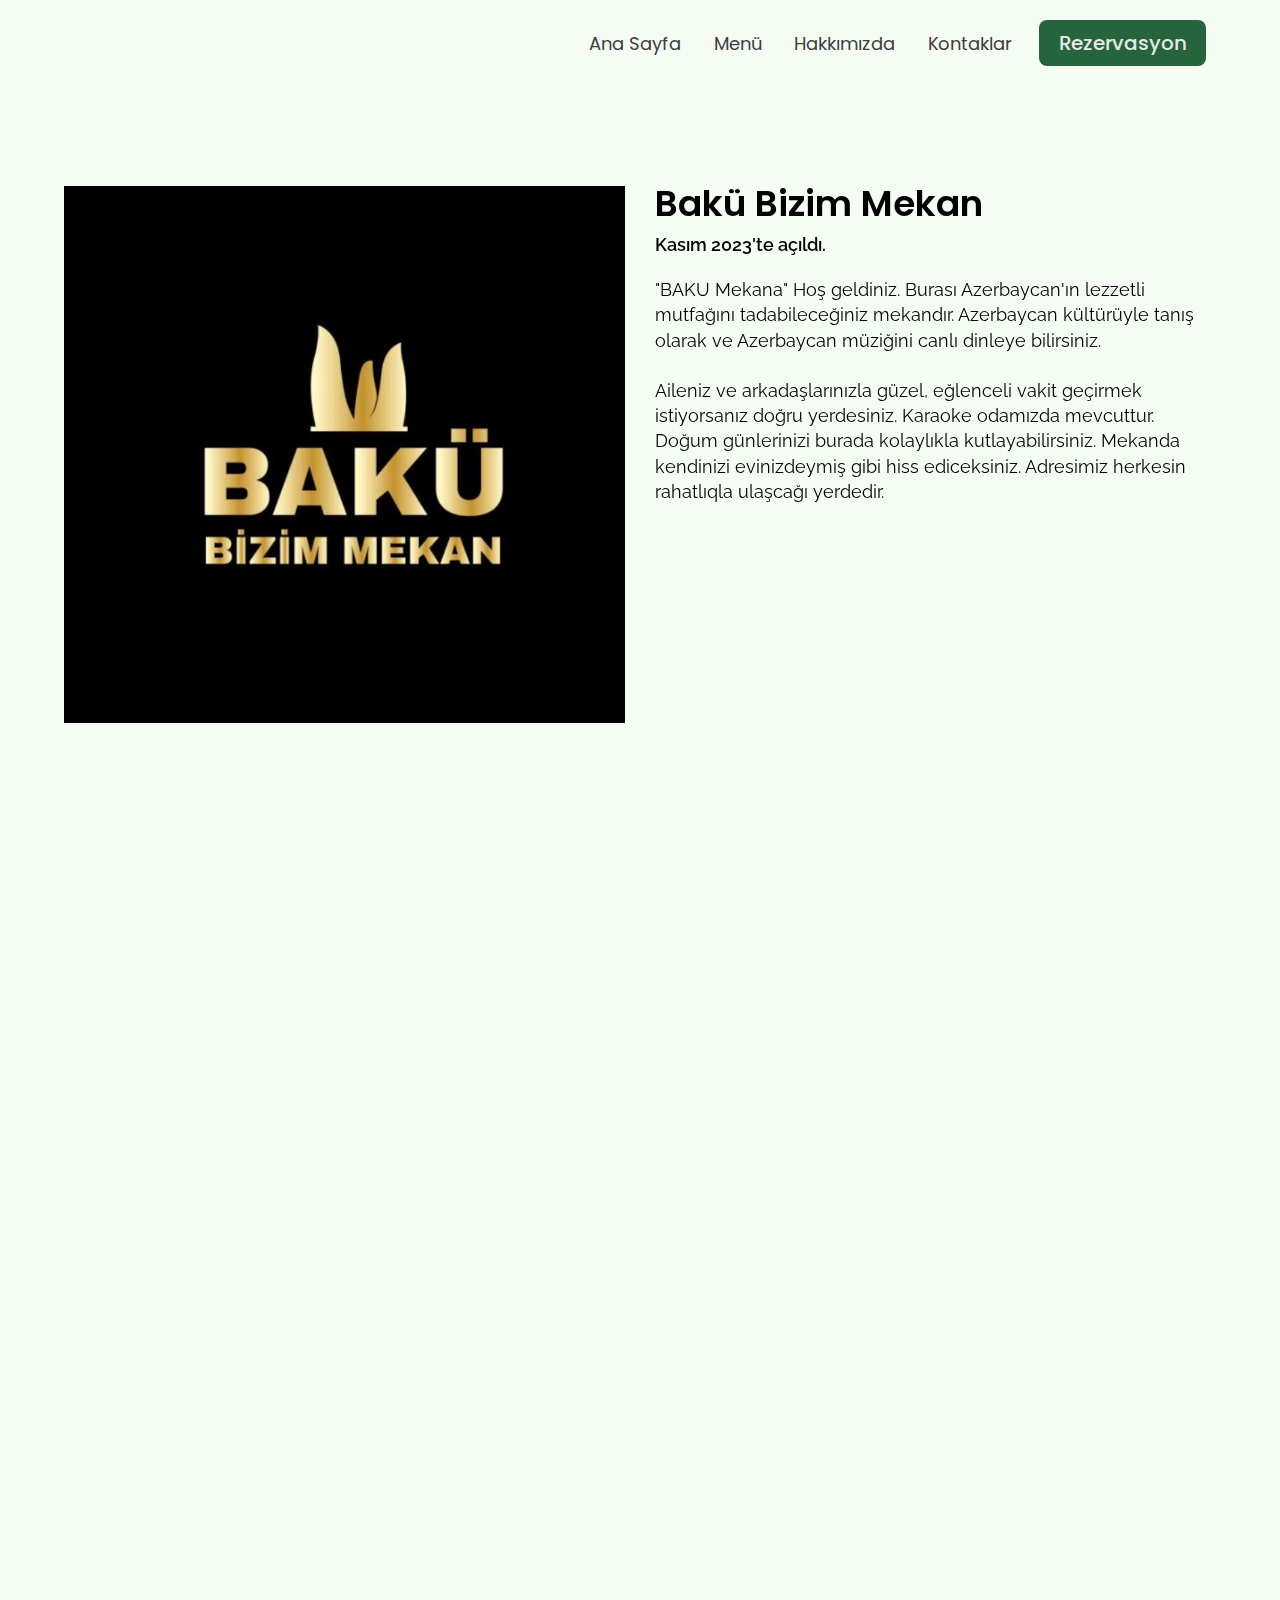
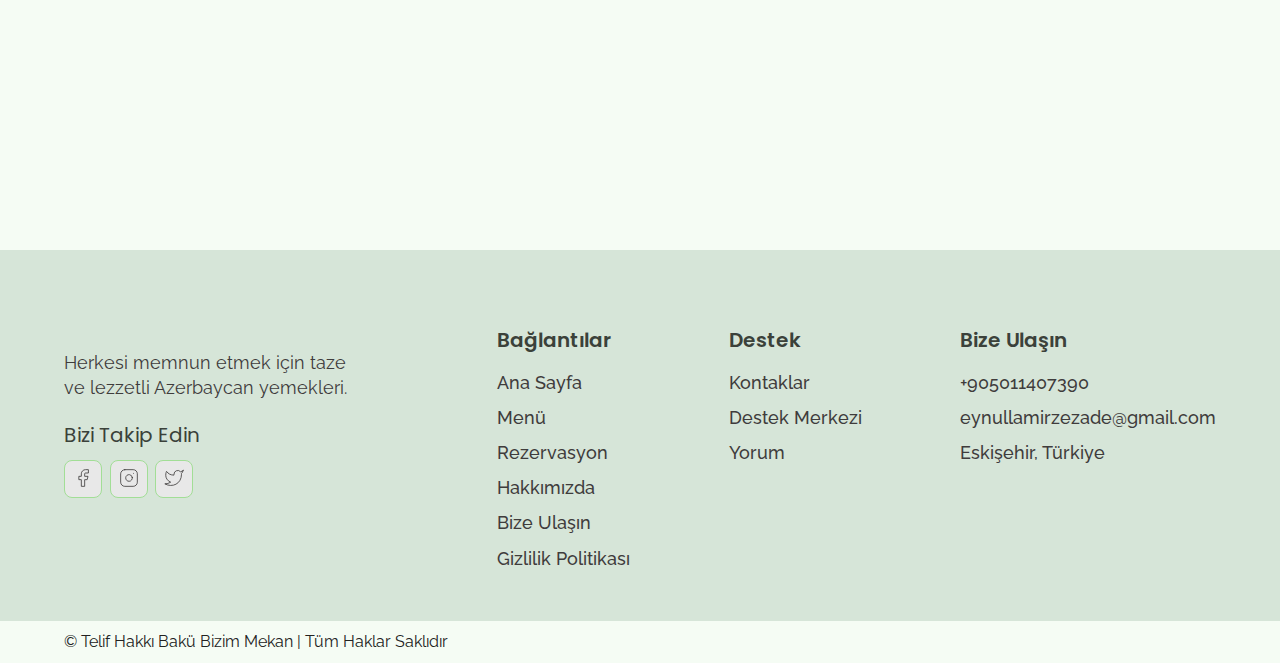
<file: about.html>
<!DOCTYPE html>
<html lang="en">

<head>
  <meta charset="UTF-8">
  <meta http-equiv="X-UA-Compatible" content="IE=edge">
  <meta name="viewport" content="width=device-width, initial-scale=1.0">
  <link rel="shortcut icon" href="./images/favicon.ico" type="image/x-icon">
  <title>Hakkımızda | Bakü Bizim Mekan</title>
  <link rel="stylesheet" href="./reset.css">
  <link rel="stylesheet" href="./globalStyles.css">
  <link rel="stylesheet" href="./components.css">
  <link rel="stylesheet" href="https://unpkg.com/aos@next/dist/aos.css" />
  <link rel="stylesheet" href="./about.css">
</head>

<body>
  
  <div class="nav">
    <div class="container">
      <div class="nav__wrapper">
        <a href="./index.html" class="logo">
          
        </a>
        <nav>
          <div class="nav__icon">
            <svg xmlns="http://www.w3.org/2000/svg" width="24" height="24" viewBox="0 0 24 24" fill="none"
              stroke="currentColor" stroke-width="2" stroke-linecap="round" stroke-linejoin="round"
              class="feather feather-menu">
              <line x1="3" y1="12" x2="21" y2="12" />
              <line x1="3" y1="6" x2="21" y2="6" />
              <line x1="3" y1="18" x2="21" y2="18" />
            </svg>
          </div>
          <div class="nav__bgOverlay"></div>
          <ol class="nav__list">
            <div class="nav__close">
              <svg xmlns="http://www.w3.org/2000/svg" width="24" height="24" viewBox="0 0 24 24" fill="none"
                stroke="currentColor" stroke-width="2" stroke-linecap="round" stroke-linejoin="round"
                class="feather feather-x">
                <line x1="18" y1="6" x2="6" y2="18" />
                <line x1="6" y1="6" x2="18" y2="18" />
              </svg>
            </div>
            <div class="nav__list__wrapper">

              <li><a class="nav__link" href="./index.html">Ana Sayfa</a></li>
              <li><a class="nav__link" href="./menu.html">Menü</a></li>
              <li><a class="nav__link" href="./about.html">Hakkımızda</a></li>
              <li><a class="nav__link" href="./contact.html">Kontaklar</a></li>
              <li><a href="./booking.html" class="btn primary-btn">Rezervasyon</a></li>
            </div>
          </ol>
        </nav>
      </div>
    </div>
  </div>
  <!-- End Nav Section -->
  <!-- Our Story Section -->
  <section id="ourStory" data-aos="fade-up">
    <div class="container">
      <div class="ourStory__wrapper">

        <div class="ourStory__img">
          <img src="./images/ourStory.jpg" alt="Bakü Bizim Mekan">
        </div>
        <div class="ourStory__info">
          <h3 class="ourStory__title">
            Bakü Bizim Mekan
          </h3>
          <p class="ourStory__subtitle">
            Kasım 2023'te açıldı.
          </p>
          <p class="ourStory__text">
            "BAKU Mekana" Hoş geldiniz. Burası Azerbaycan'ın lezzetli mutfağını tadabileceğiniz mekandır. 
             Azerbaycan kültürüyle tanış olarak ve Azerbaycan müziğini canlı dinleye bilirsiniz.
            <br><br>
            Aileniz ve arkadaşlarınızla güzel, eğlenceli vakit geçirmek istiyorsanız doğru yerdesiniz. 
            Karaoke odamızda mevcuttur. Doğum günlerinizi burada kolaylıkla kutlayabilirsiniz. Mekanda kendinizi evinizdeymiş gibi hiss ediceksiniz.
            Adresimiz herkesin rahatlıqla ulaşcağı yerdedir.
          </p>
        </div>
      </div>
    </div>
  </section>
  <section id="ourGoals" data-aos="fade-down">
    <div class="container">
      <div class="ourGoals__info">
        <h3 class="ourGoals__title">
          Hedeflerimiz
        </h3>
        <p class="ourGoals__text">
          Her bir ülkenin kültürel tanıtımında mutfağının önemli yeri var. Eskişehir’de Azerbaycanlılar Derneği uzun yıllardır Azerbaycan adına önemli faaliyetler ve etkinlikler yapmaktadırlar.
           Ancak Azerbaycan lezzetlerinin olmaması bir eksiklik olarak gözüküyordu. Açmış olduğumuz işletmemizle Azerbaycan mutfağını, Eskişehirlilerin ayağına getirmiş olduk. 
           Uzun yıllar sizlere hizmet etmeyi umut ediyoruz.
        </p>
      </div>
      <div class="ourGoals__imgs__wrapper" data-aos="fade-up">
        <div class="ourGoals__img1">
          <img src="./images/ourGoals_img1.jpg" alt="Bizim mekan">
        </div>
        <div class="ourGoals__img2">
          <img src="./images/ourGoals_img2.jpg" alt="Bizim mekan">
        </div>
        <div class="ourGoals__img3">
          <img src="./images/ourGoals_img3.jpg" alt="Bizim mekan">
        </div>
      </div>
    </div>
  </section>
  
  <footer>
    <div class="container">
      <div class="footer__wrapper">
        <div class="footer__col1">
          <div class="footer__logo">
            
          </div>
          <p class="footer__desc">
            Herkesi memnun etmek için taze ve lezzetli Azerbaycan yemekleri.
          </p>
          <div class="footer__socials">
            <h4 class="footer__socials__title">Bizi Takip Edin</h4>
            <ol class="footer__socials__list">
              <li>
                <a href="#">
                  <svg xmlns="http://www.w3.org/2000/svg" width="24" height="24" viewBox="0 0 24 24" fill="none"
                    stroke="currentColor" stroke-width="1" stroke-linecap="round" stroke-linejoin="round"
                    class="feather feather-facebook">
                    <path d="M18 2h-3a5 5 0 0 0-5 5v3H7v4h3v8h4v-8h3l1-4h-4V7a1 1 0 0 1 1-1h3z" />
                  </svg>
                </a>
              </li>
              <li>
                <a href="https://www.instagram.com/bakubizimmekann/">
                  <svg xmlns="http://www.w3.org/2000/svg" width="24" height="24" viewBox="0 0 24 24" fill="none"
                    stroke="currentColor" stroke-width="1" stroke-linecap="round" stroke-linejoin="round"
                    class="feather feather-instagram">
                    <rect x="2" y="2" width="20" height="20" rx="5" ry="5" />
                    <path d="M16 11.37A4 4 0 1 1 12.63 8 4 4 0 0 1 16 11.37z" />
                    <line x1="17.5" y1="6.5" x2="17.51" y2="6.5" />
                  </svg>
                </a>
              </li>
              <li>
                <a href="#">
                  <svg xmlns="http://www.w3.org/2000/svg" width="24" height="24" viewBox="0 0 24 24" fill="none"
                    stroke="currentColor" stroke-width="1" stroke-linecap="round" stroke-linejoin="round"
                    class="feather feather-twitter">
                    <path
                      d="M23 3a10.9 10.9 0 0 1-3.14 1.53 4.48 4.48 0 0 0-7.86 3v1A10.66 10.66 0 0 1 3 4s-4 9 5 13a11.64 11.64 0 0 1-7 2c9 5 20 0 20-11.5a4.5 4.5 0 0 0-.08-.83A7.72 7.72 0 0 0 23 3z" />
                  </svg>
                </a>
              </li>
            </ol>
          </div>
        </div>
        <div class="footer__col2">
          <h3 class="footer__text__title">
            Bağlantılar
          </h3>
          <ol class="footer__text">
            <li>
              <a href="/index.html">Ana Sayfa</a>
            </li>
            <li>
              <a href="./menu.html">Menü</a>
            </li>
            <li>
              <a href="./booking.html">Rezervasyon</a>
            </li>
            <li>
              <a href="./about.html">Hakkımızda</a>
            </li>
            <li>
              <a href="./contact.html">Bize Ulaşın</a>
            </li>
            <li>
              <a href="#">Gizlilik Politikası</a>
            </li>
          </ol>
        </div>
        <div class="footer__col3">
          <h3 class="footer__text__title">
            Destek
          </h3>
          <ol class="footer__text">
            <li>
              <a href="./contact.html">Kontaklar</a>
            </li>
            <li>
              <a href="#">Destek Merkezi</a>
            </li>
            <li>
              <a href="#">Yorum</a>
            </li>
          </ol>
        </div>
        <div class="footer__col4">
          <h3 class="footer__text__title">
            Bize Ulaşın
          </h3>
          <ol class="footer__text">
            <li>
              <a href="#">+905011407390</a>
            </li>
            <li>
              <a href="#">eynullamirzezade@gmail.com</a>
            </li>
            <li>
              <a href="#">Eskişehir, Türkiye</a>
            </li>
          </ol>
        </div>
      </div>
    </div>
  </footer>
  <div id="copyright">
    <div class="container">
      <p class="copyright__text">
        © Telif Hakkı Bakü Bizim Mekan | Tüm Haklar Saklıdır
      </p>
    </div>
  </div>
  

  
  <script src="https://unpkg.com/aos@next/dist/aos.js"></script>
  
  <script src="./main.js"></script>
</body>

</html>
</file>
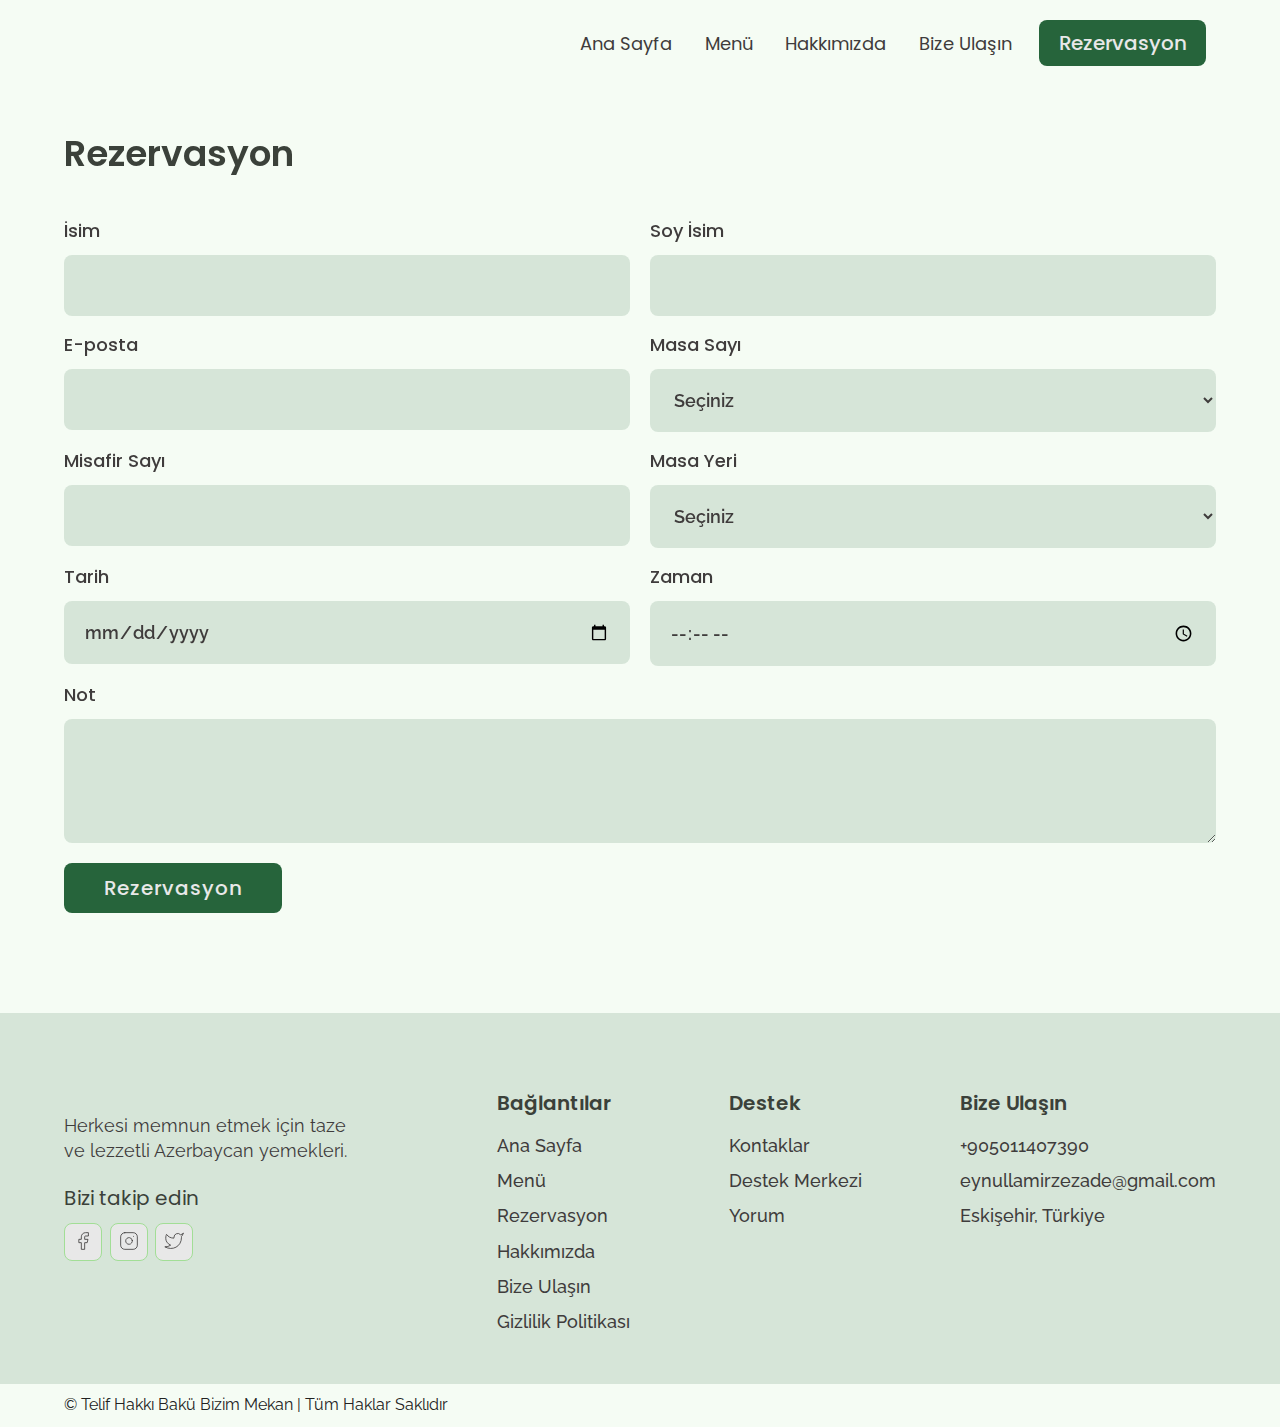
<file: booking.html>
<!DOCTYPE html>
<html lang="en">

<head>
  <meta charset="UTF-8">
  <meta http-equiv="X-UA-Compatible" content="IE=edge">
  <meta name="viewport" content="width=device-width, initial-scale=1.0">
  <link rel="shortcut icon" href="./images/favicon.ico" type="image/x-icon">
  <title>Rezervasyon | Bakü Bizim Mekan</title>
  <link rel="stylesheet" href="./reset.css">
  <link rel="stylesheet" href="./globalStyles.css">
  <link rel="stylesheet" href="./components.css">
  
  <link rel="stylesheet" href="https://unpkg.com/aos@next/dist/aos.css" />
</head>

<body>
  
  <div class="nav">
    <div class="container">
      <div class="nav__wrapper">
        <a href="./index.html" class="logo">
         
        </a>
        <nav>
          <div class="nav__icon">
            <svg xmlns="http://www.w3.org/2000/svg" width="24" height="24" viewBox="0 0 24 24" fill="none"
              stroke="currentColor" stroke-width="2" stroke-linecap="round" stroke-linejoin="round"
              class="feather feather-menu">
              <line x1="3" y1="12" x2="21" y2="12" />
              <line x1="3" y1="6" x2="21" y2="6" />
              <line x1="3" y1="18" x2="21" y2="18" />
            </svg>
          </div>
          <div class="nav__bgOverlay"></div>
          <ol class="nav__list">
            <div class="nav__close">
              <svg xmlns="http://www.w3.org/2000/svg" width="24" height="24" viewBox="0 0 24 24" fill="none"
                stroke="currentColor" stroke-width="2" stroke-linecap="round" stroke-linejoin="round"
                class="feather feather-x">
                <line x1="18" y1="6" x2="6" y2="18" />
                <line x1="6" y1="6" x2="18" y2="18" />
              </svg>
            </div>
            <div class="nav__list__wrapper">

              <li><a class="nav__link" href="./index.html">Ana Sayfa</a></li>
              <li><a class="nav__link" href="./menu.html">Menü</a></li>
              <li><a class="nav__link" href="./about.html">Hakkımızda</a></li>
              <li><a class="nav__link" href="./contact.html">Bize Ulaşın</a></li>
              <li><a href="./booking.html" class="btn primary-btn">Rezervasyon</a></li>
            </div>
          </ol>
        </nav>
      </div>
    </div>
  </div>
  
  <section id="form" data-aos="fade-up">
    <div class="container">
      <h3 class="form__title">Rezervasyon</h3>
      <div class="form__wrapper">
        <form name="booking" method="POST" netlify>
          <div class="form__group">
            <label for="firstName">İsim</label>
            <input type="text" id="firstName" name="First Name" required>
          </div>
          <div class="form__group">
            <label for="lastName">Soy İsim</label>
            <input type="text" id="lastName" name="Last Name" required>
          </div>
          <div class="form__group">
            <label for="email">E-posta</label>
            <input type="email" id="email" name="Email" required>
          </div>
          <div class="form__group">
            <label for="tableType">Masa Sayı</label>
            <select name="Table Type" id="tableType" required>
              <option selected disabled>Seçiniz</option>
              <option value="small">2 Kişilik</option>
              <option value="medium">4 Kişilik</option>
              <option value="large">6 ve ya daha fazla</option>
            </select>
          </div>
          <div class="form__group">
            <label for="guestNumber">Misafir Sayı</label>
            <input type="number" id="guestNumber" name="Guest Number" min="1" max="10" required>
          </div>
          <div class="form__group">
            <label for="placement">Masa Yeri</label>
            <select name="Placement" id="placement">
              <option selected disabled>Seçiniz</option>
              <option value="outdoor">Pencere kenarı</option>
              <option value="indoor">Merkez</option>
              <option value="rooftop">Dışarı Masa</option>
            </select>
          </div>
          <div class="form__group">
            <label for="date">Tarih</label>
            <input type="date" id="date" name="Date" required>
          </div>
          <div class="form__group">
            <label for="time">Zaman</label>
            <input type="time" id="time" name="Time" required>
          </div>
          <div class="form__group form__group__full">
            <label for="note">Not</label>
            <textarea name="Note" id="note" rows="4"></textarea>
          </div>
          <button type="submit" class="btn primary-btn">Rezervasyon</button>
        </form>
      </div>
    </div>
  </section>
  
  <footer>
    <div class="container">
      <div class="footer__wrapper">
        <div class="footer__col1">
          <div class="footer__logo">
           
          </div>
          <p class="footer__desc">
            Herkesi memnun etmek için taze ve lezzetli Azerbaycan yemekleri.
          </p>
          <div class="footer__socials">
            <h4 class="footer__socials__title">Bizi takip edin</h4>
            <ol class="footer__socials__list">
              <li>
                <a href="#">
                  <svg xmlns="http://www.w3.org/2000/svg" width="24" height="24" viewBox="0 0 24 24" fill="none"
                    stroke="currentColor" stroke-width="1" stroke-linecap="round" stroke-linejoin="round"
                    class="feather feather-facebook">
                    <path d="M18 2h-3a5 5 0 0 0-5 5v3H7v4h3v8h4v-8h3l1-4h-4V7a1 1 0 0 1 1-1h3z" />
                  </svg>
                </a>
              </li>
              <li>
                <a href="https://www.instagram.com/bakubizimmekann/">
                  <svg xmlns="http://www.w3.org/2000/svg" width="24" height="24" viewBox="0 0 24 24" fill="none"
                    stroke="currentColor" stroke-width="1" stroke-linecap="round" stroke-linejoin="round"
                    class="feather feather-instagram">
                    <rect x="2" y="2" width="20" height="20" rx="5" ry="5" />
                    <path d="M16 11.37A4 4 0 1 1 12.63 8 4 4 0 0 1 16 11.37z" />
                    <line x1="17.5" y1="6.5" x2="17.51" y2="6.5" />
                  </svg>
                </a>
              </li>
              <li>
                <a href="#">
                  <svg xmlns="http://www.w3.org/2000/svg" width="24" height="24" viewBox="0 0 24 24" fill="none"
                    stroke="currentColor" stroke-width="1" stroke-linecap="round" stroke-linejoin="round"
                    class="feather feather-twitter">
                    <path
                      d="M23 3a10.9 10.9 0 0 1-3.14 1.53 4.48 4.48 0 0 0-7.86 3v1A10.66 10.66 0 0 1 3 4s-4 9 5 13a11.64 11.64 0 0 1-7 2c9 5 20 0 20-11.5a4.5 4.5 0 0 0-.08-.83A7.72 7.72 0 0 0 23 3z" />
                  </svg>
                </a>
              </li>
            </ol>
          </div>
        </div>
        <div class="footer__col2">
          <h3 class="footer__text__title">
            Bağlantılar
          </h3>
          <ol class="footer__text">
            <li>
              <a href="/index.html">Ana Sayfa</a>
            </li>
            <li>
              <a href="./menu.html">Menü</a>
            </li>
            <li>
              <a href="./booking.html">Rezervasyon</a>
            </li>
            <li>
              <a href="./about.html">Hakkımızda</a>
            </li>
            <li>
              <a href="./contact.html">Bize Ulaşın</a>
            </li>
            <li>
              <a href="#">Gizlilik Politikası</a>
            </li>
          </ol>
        </div>
        <div class="footer__col3">
          <h3 class="footer__text__title">
            Destek
          </h3>
          <ol class="footer__text">
            <li>
              <a href="#">Kontaklar</a>
            </li>
            <li>
              <a href="#">Destek Merkezi</a>
            </li>
            <li>
              <a href="#">Yorum</a>
            </li>
          </ol>
        </div>
        <div class="footer__col4">
          <h3 class="footer__text__title">
            Bize Ulaşın
          </h3>
          <ol class="footer__text">
            <li>
              <a href="#">+905011407390</a>
            </li>
            <li>
              <a href="#">eynullamirzezade@gmail.com</a>
            </li>
            <li>
              <a href="#">Eskişehir, Türkiye</a>
            </li>
          </ol>
        </div>
      </div>
    </div>
  </footer>
  <div id="copyright">
    <div class="container">
      <p class="copyright__text">
        © Telif Hakkı Bakü Bizim Mekan | Tüm Haklar Saklıdır
      </p>
    </div>
  </div>
  

  
  <script src="https://unpkg.com/aos@next/dist/aos.js"></script>
  
  <script src="./main.js"></script>
</body>

</html>
</file>
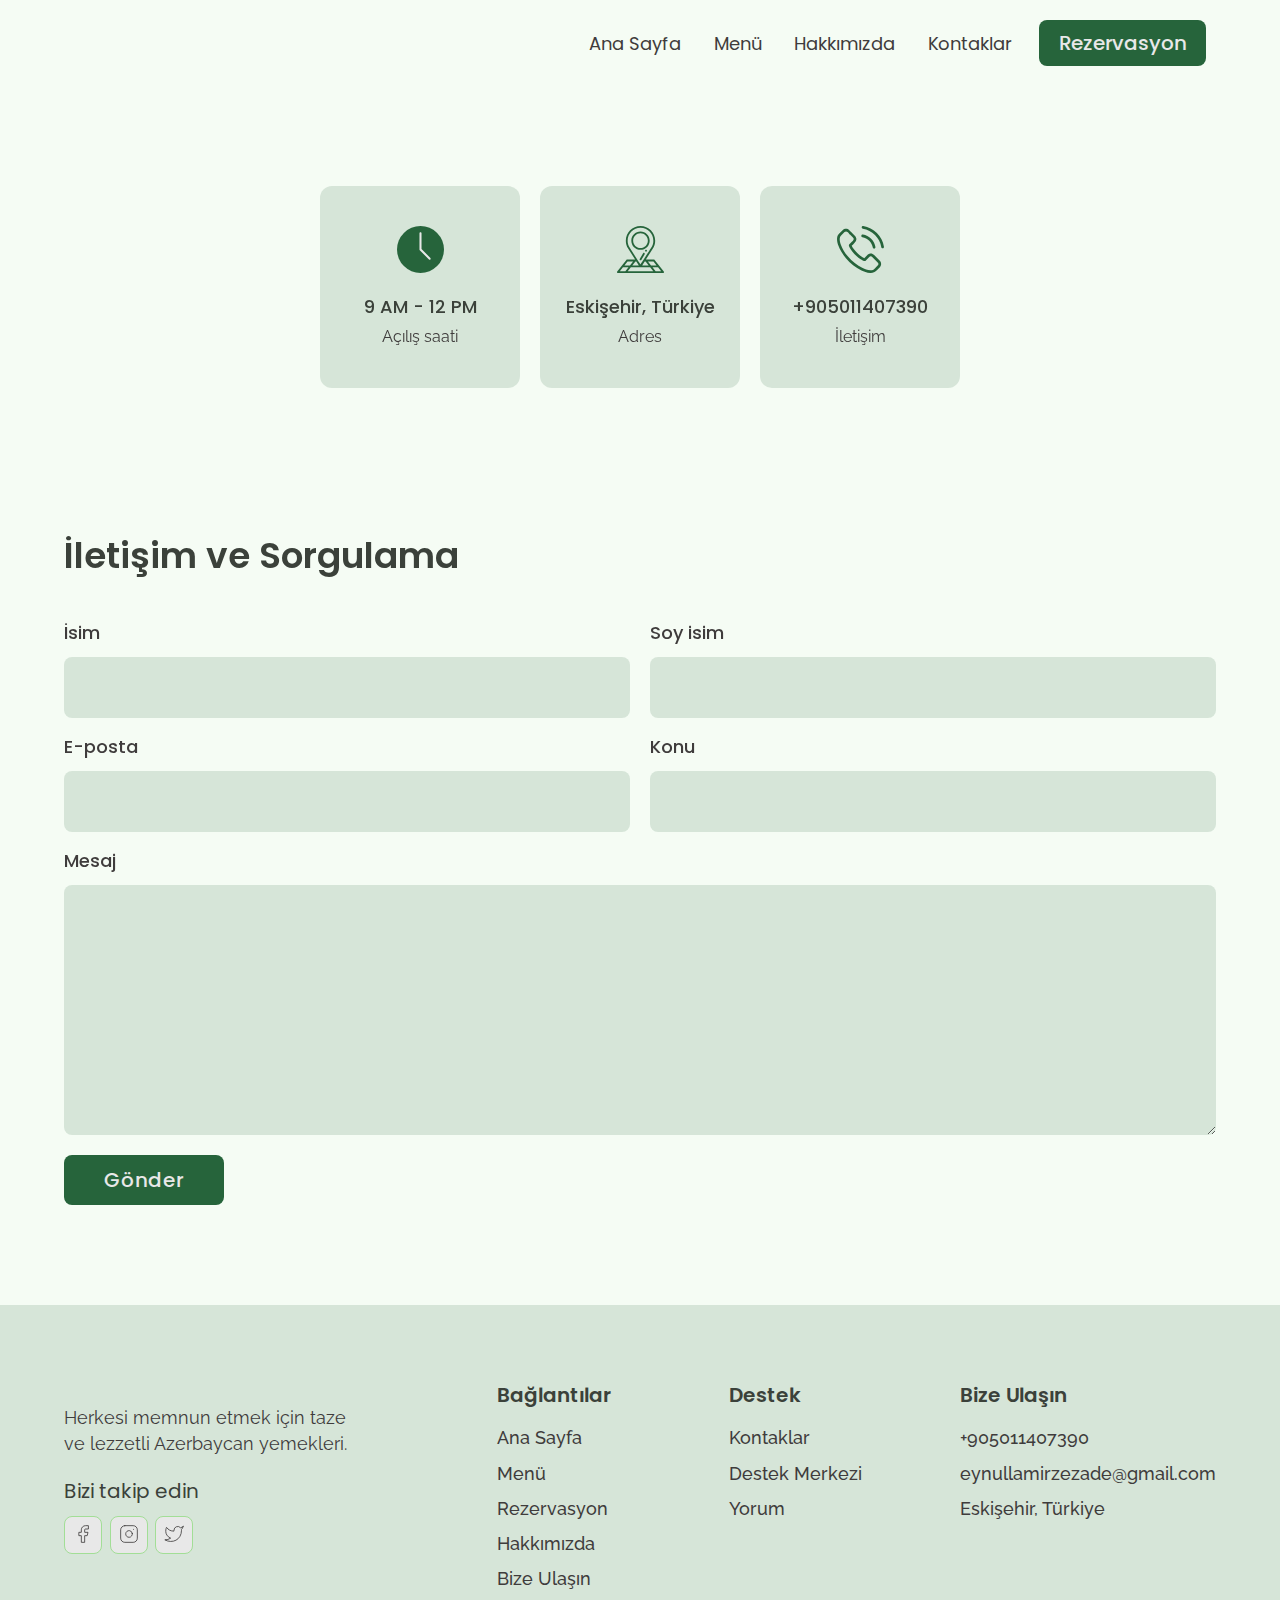
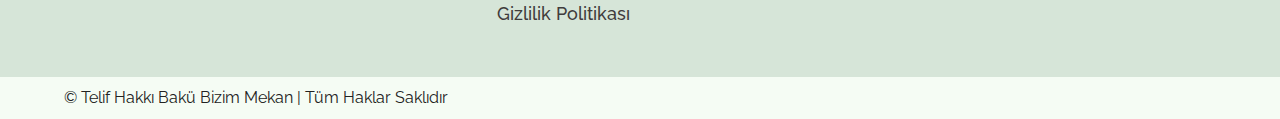
<file: contact.html>
<!DOCTYPE html>
<html lang="en">

<head>
  <meta charset="UTF-8">
  <meta http-equiv="X-UA-Compatible" content="IE=edge">
  <meta name="viewport" content="width=device-width, initial-scale=1.0">
  <link rel="shortcut icon" href="./images/favicon.ico" type="image/x-icon">
  <title>Kontaklar | Bakü Bizim Mekan</title>
  <link rel="stylesheet" href="./reset.css">
  <link rel="stylesheet" href="./globalStyles.css">
  <link rel="stylesheet" href="./components.css">
  
  <link rel="stylesheet" href="https://unpkg.com/aos@next/dist/aos.css" />
  
</head>

<body>
  
  <div class="nav">
    <div class="container">
      <div class="nav__wrapper">
        <a href="./index.html" class="logo">
          
        </a>
        <nav>
          <div class="nav__icon">
            <svg xmlns="http://www.w3.org/2000/svg" width="24" height="24" viewBox="0 0 24 24" fill="none"
              stroke="currentColor" stroke-width="2" stroke-linecap="round" stroke-linejoin="round"
              class="feather feather-menu">
              <line x1="3" y1="12" x2="21" y2="12" />
              <line x1="3" y1="6" x2="21" y2="6" />
              <line x1="3" y1="18" x2="21" y2="18" />
            </svg>
          </div>
          <div class="nav__bgOverlay"></div>
          <ol class="nav__list">
            <div class="nav__close">
              <svg xmlns="http://www.w3.org/2000/svg" width="24" height="24" viewBox="0 0 24 24" fill="none"
                stroke="currentColor" stroke-width="2" stroke-linecap="round" stroke-linejoin="round"
                class="feather feather-x">
                <line x1="18" y1="6" x2="6" y2="18" />
                <line x1="6" y1="6" x2="18" y2="18" />
              </svg>
            </div>
            <div class="nav__list__wrapper">

              <li><a class="nav__link" href="./index.html">Ana Sayfa</a></li>
              <li><a class="nav__link" href="./menu.html">Menü</a></li>
              <li><a class="nav__link" href="./about.html">Hakkımızda</a></li>
              <li><a class="nav__link" href="./contact.html">Kontaklar</a></li>
              <li><a href="./booking.html" class="btn primary-btn">Rezervasyon</a></li>
            </div>
          </ol>
        </nav>
      </div>
    </div>
  </div>
  
  <section id="storeInfo" data-aos="fade-up">
    <div class="container">
      <div class="storeInfo__wrapper">
        <div class="storeInfo__item">
          <div class="storeInfo__icon">
            <img src="./images/wall-clock-icon.svg" alt="clock icon">
          </div>
          <h3 class="storeInfo__title">
            9 AM - 12 PM
          </h3>
          <p class="storeInfo__text">
            Açılış saati
          </p>
        </div>
        <div class="storeInfo__item">
          <div class="storeInfo__icon">
            <img src="./images/address-icon.svg" alt="clock icon">
          </div>
          <h3 class="storeInfo__title">
            Eskişehir, Türkiye
          </h3>
          <p class="storeInfo__text">
            Adres
          </p>
        </div>
        <div class="storeInfo__item">
          <div class="storeInfo__icon">
            <img src="./images/phone-icon.svg" alt="clock icon">
          </div>
          <h3 class="storeInfo__title">
            +905011407390
          </h3>
          <p class="storeInfo__text">
            İletişim
          </p>
        </div>
      </div>
    </div>
  </section>
  
  <section id="form" data-aos="fade-down">
    <div class="container">
      <h3 class="form__title">
        İletişim ve Sorgulama
      </h3>
      <div class="form__wrapper">
        <form name="contact" method="POST" netlify>
          <div class="form__group">
            <label for="firstName">İsim</label>
            <input type="text" id="firstName" name="First Name" required>
          </div>
          <div class="form__group">
            <label for="lastName">Soy isim</label>
            <input type="text" id="lastName" name="Last Name" required>
          </div>
          <div class="form__group">
            <label for="email">E-posta</label>
            <input type="email" id="email" name="Email" required>
          </div>
          <div class="form__group">
            <label for="subject">Konu</label>
            <input type="text" id="subject" name="Subject" required>
          </div>
          <div class="form__group form__group__full">
            <label for="message">Mesaj</label>
            <textarea name="Message" id="message" cols="30" rows="10" required></textarea>
          </div>
          <button type="submit" class="btn primary-btn">Gönder</button>
        </form>
      </div>
    </div>
  </section>
  
  <footer>
    <div class="container">
      <div class="footer__wrapper">
        <div class="footer__col1">
          <div class="footer__logo">
           
          </div>
          <p class="footer__desc">
            Herkesi memnun etmek için taze ve lezzetli Azerbaycan yemekleri.
          </p>
          <div class="footer__socials">
            <h4 class="footer__socials__title">Bizi takip edin</h4>
            <ol class="footer__socials__list">
              <li>
                <a href="#">
                  <svg xmlns="http://www.w3.org/2000/svg" width="24" height="24" viewBox="0 0 24 24" fill="none"
                    stroke="currentColor" stroke-width="1" stroke-linecap="round" stroke-linejoin="round"
                    class="feather feather-facebook">
                    <path d="M18 2h-3a5 5 0 0 0-5 5v3H7v4h3v8h4v-8h3l1-4h-4V7a1 1 0 0 1 1-1h3z" />
                  </svg>
                </a>
              </li>
              <li>
                <a href="https://www.instagram.com/bakubizimmekann/">
                  <svg xmlns="http://www.w3.org/2000/svg" width="24" height="24" viewBox="0 0 24 24" fill="none"
                    stroke="currentColor" stroke-width="1" stroke-linecap="round" stroke-linejoin="round"
                    class="feather feather-instagram">
                    <rect x="2" y="2" width="20" height="20" rx="5" ry="5" />
                    <path d="M16 11.37A4 4 0 1 1 12.63 8 4 4 0 0 1 16 11.37z" />
                    <line x1="17.5" y1="6.5" x2="17.51" y2="6.5" />
                  </svg>
                </a>
              </li>
              <li>
                <a href="#">
                  <svg xmlns="http://www.w3.org/2000/svg" width="24" height="24" viewBox="0 0 24 24" fill="none"
                    stroke="currentColor" stroke-width="1" stroke-linecap="round" stroke-linejoin="round"
                    class="feather feather-twitter">
                    <path
                      d="M23 3a10.9 10.9 0 0 1-3.14 1.53 4.48 4.48 0 0 0-7.86 3v1A10.66 10.66 0 0 1 3 4s-4 9 5 13a11.64 11.64 0 0 1-7 2c9 5 20 0 20-11.5a4.5 4.5 0 0 0-.08-.83A7.72 7.72 0 0 0 23 3z" />
                  </svg>
                </a>
              </li>
            </ol>
          </div>
        </div>
        <div class="footer__col2">
          <h3 class="footer__text__title">
            Bağlantılar
          </h3>
          <ol class="footer__text">
            <li>
              <a href="/index.html">Ana Sayfa</a>
            </li>
            <li>
              <a href="./menu.html">Menü</a>
            </li>
            <li>
              <a href="./booking.html">Rezervasyon</a>
            </li>
            <li>
              <a href="./about.html">Hakkımızda</a>
            </li>
            <li>
              <a href="./contact.html">Bize Ulaşın</a>
            </li>
            <li>
              <a href="#">Gizlilik Politikası</a>
            </li>
          </ol>
        </div>
        <div class="footer__col3">
          <h3 class="footer__text__title">
            Destek
          </h3>
          <ol class="footer__text">
            <li>
              <a href="./contact.html">Kontaklar</a>
            </li>
            <li>
              <a href="#">Destek Merkezi</a>
            </li>
            <li>
              <a href="#">Yorum</a>
            </li>
          </ol>
        </div>
        <div class="footer__col4">
          <h3 class="footer__text__title">
            Bize Ulaşın
          </h3>
          <ol class="footer__text">
            <li>
              <a href="#">+905011407390</a>
            </li>
            <li>
              <a href="#">eynullamirzezade@gmail.com</a>
            </li>
            <li>
              <a href="#">Eskişehir, Türkiye</a>
            </li>
          </ol>
        </div>
      </div>
    </div>
  </footer>
  <div id="copyright">
    <div class="container">
      <p class="copyright__text">
        © Telif Hakkı Bakü Bizim Mekan | Tüm Haklar Saklıdır
      </p>
    </div>
  </div>
  
  <script src="https://unpkg.com/aos@next/dist/aos.js"></script>
  
  <script src="./main.js"></script>
</body>

</html>
</file>
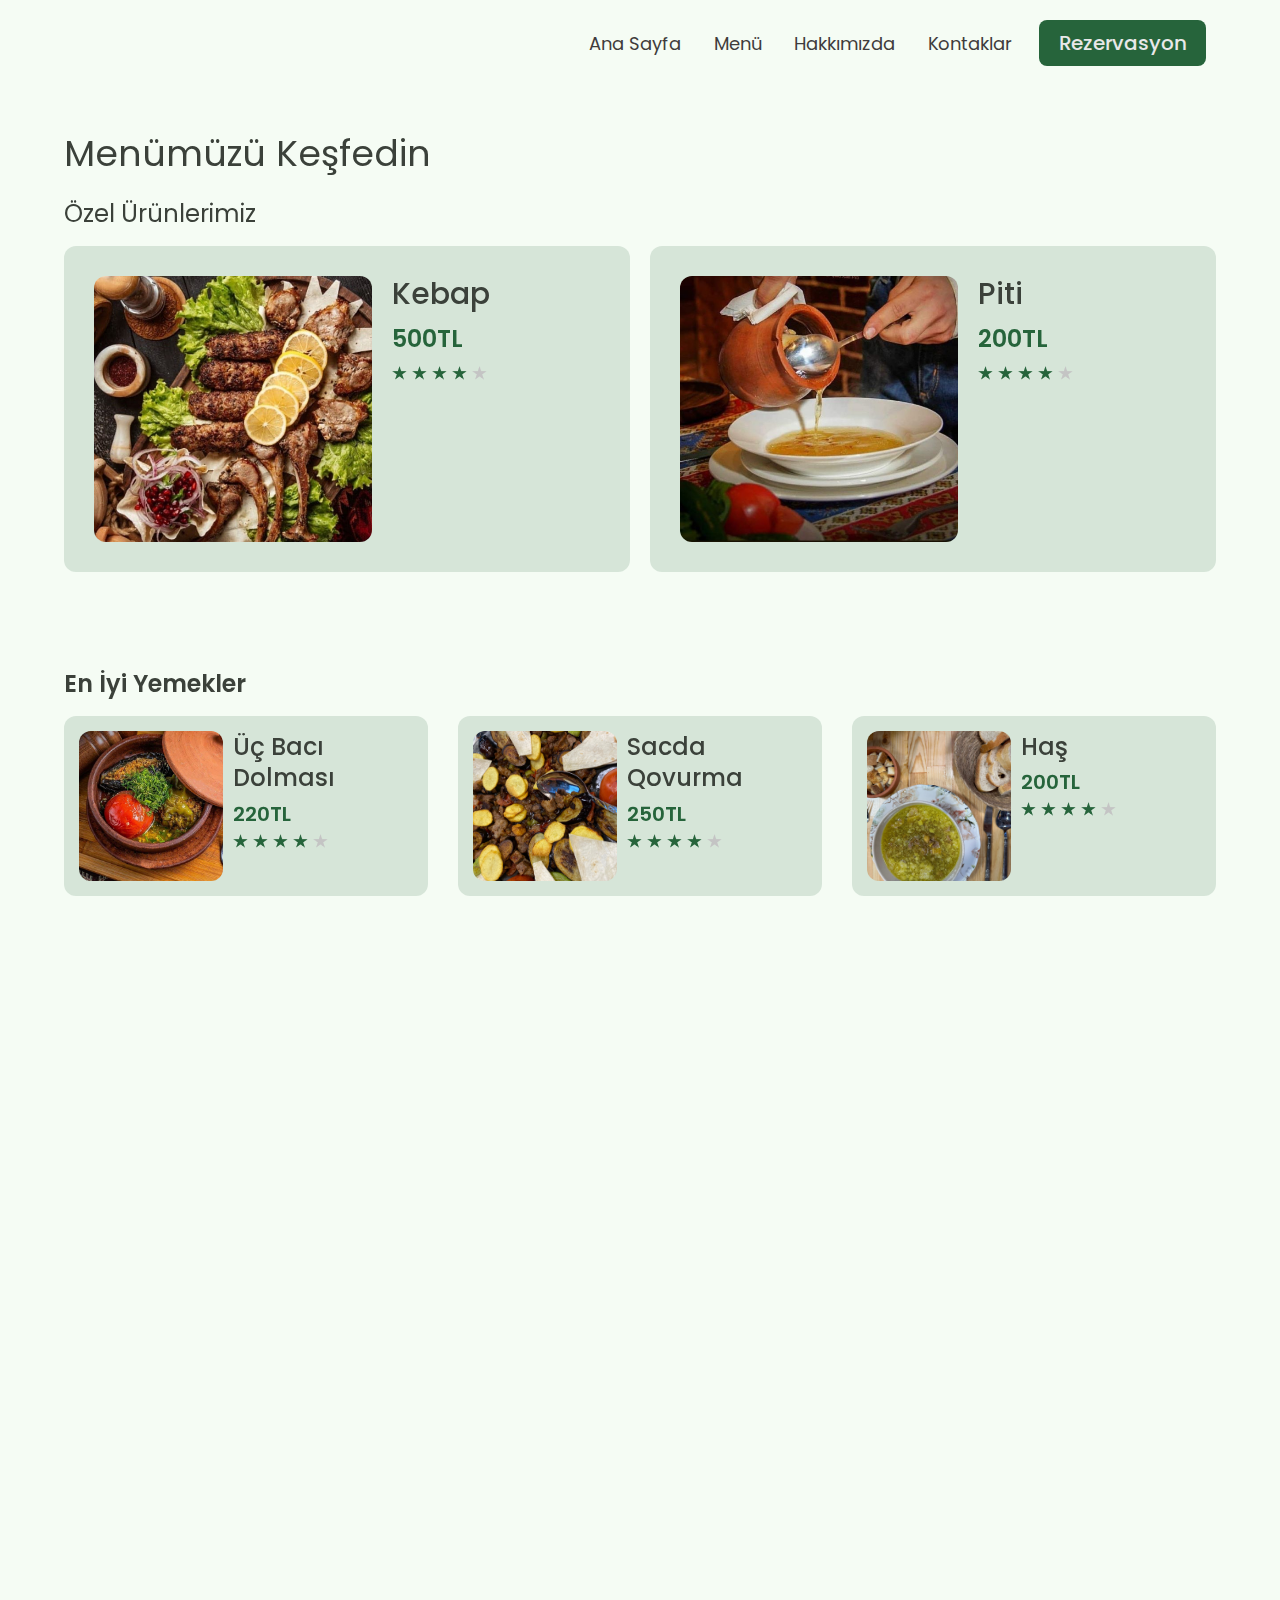
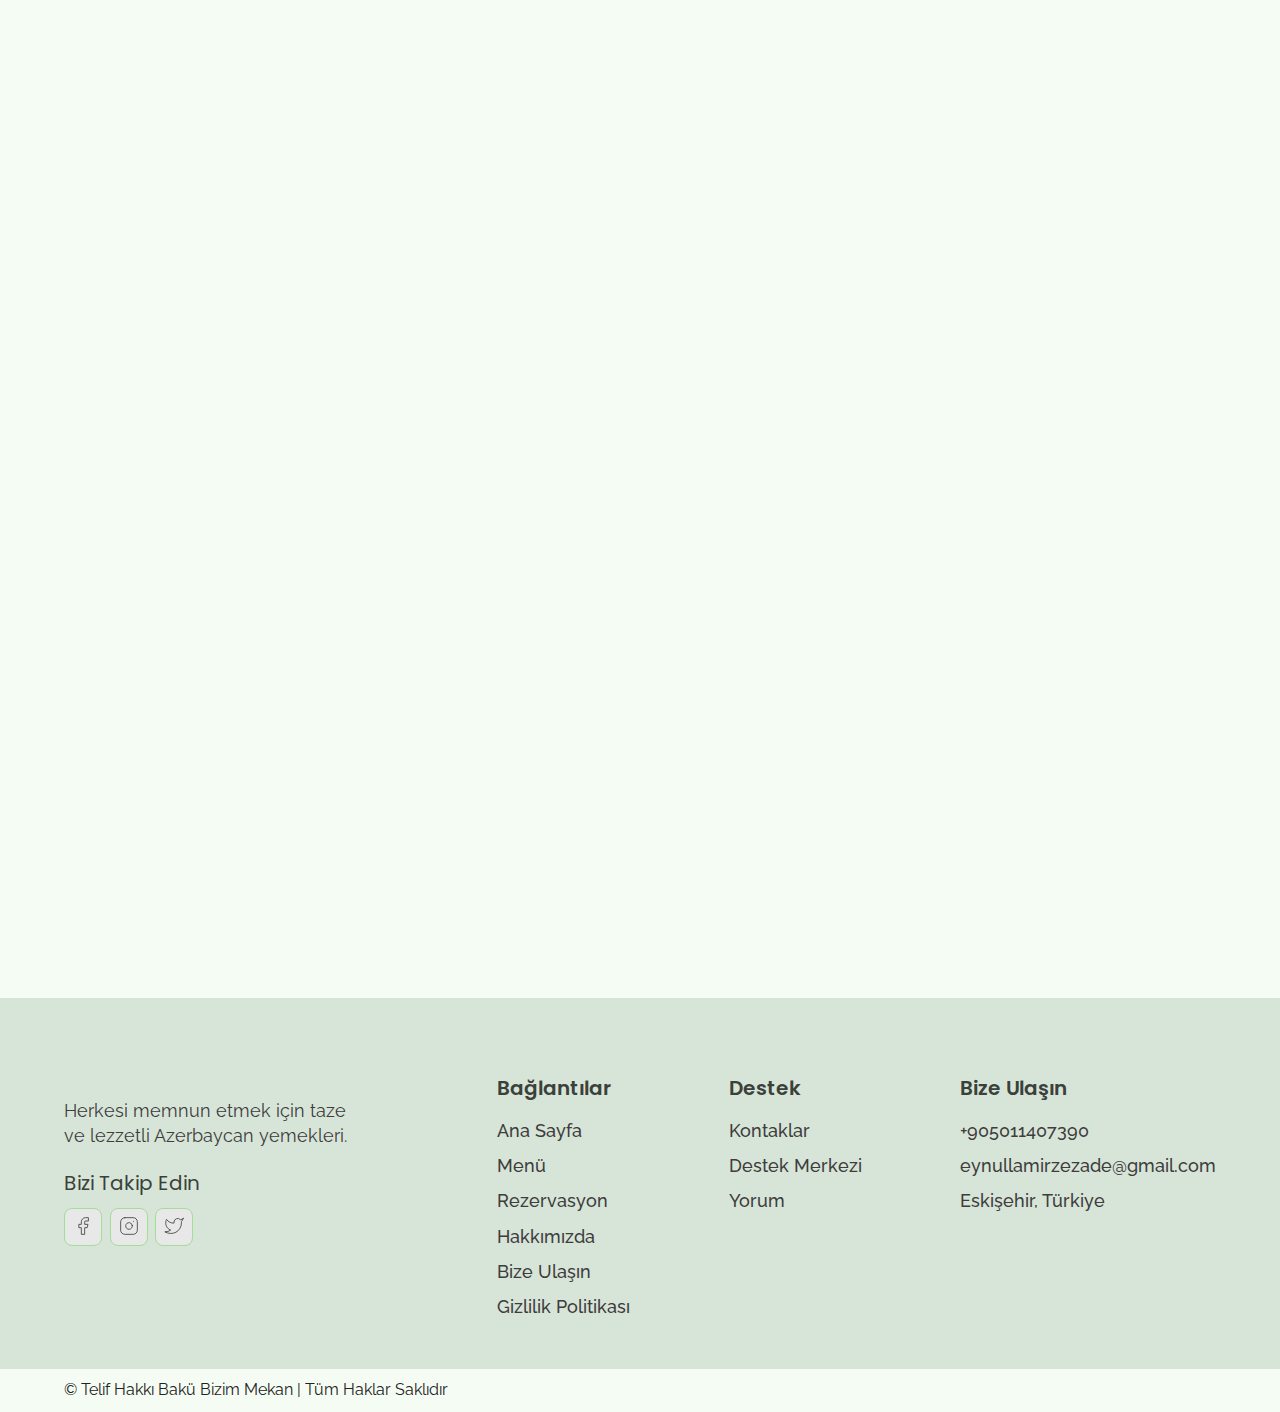
<file: menu.html>
<!DOCTYPE html>
<html lang="en">

<head>
  <meta charset="UTF-8">
  <meta http-equiv="X-UA-Compatible" content="IE=edge">
  <meta name="viewport" content="width=device-width, initial-scale=1.0">
  <link rel="shortcut icon" href="./images/favicon.ico" type="image/x-icon">
  <title>Menü | Bakü Bizim Mekan</title>
  <link rel="stylesheet" href="./reset.css">
  <link rel="stylesheet" href="./globalStyles.css">
  <link rel="stylesheet" href="./components.css">
  <link rel="stylesheet" href="https://unpkg.com/aos@next/dist/aos.css" />
  <link rel="stylesheet" href="./menu.css">
</head>

<body>

  
  <div class="nav">
    <div class="container">
      <div class="nav__wrapper">
        <a href="./index.html" class="logo">
          
        </a>
        <nav>
          <div class="nav__icon">
            <svg xmlns="http://www.w3.org/2000/svg" width="24" height="24" viewBox="0 0 24 24" fill="none"
              stroke="currentColor" stroke-width="2" stroke-linecap="round" stroke-linejoin="round"
              class="feather feather-menu">
              <line x1="3" y1="12" x2="21" y2="12" />
              <line x1="3" y1="6" x2="21" y2="6" />
              <line x1="3" y1="18" x2="21" y2="18" />
            </svg>
          </div>
          <div class="nav__bgOverlay"></div>
          <ol class="nav__list">
            <div class="nav__close">
              <svg xmlns="http://www.w3.org/2000/svg" width="24" height="24" viewBox="0 0 24 24" fill="none"
                stroke="currentColor" stroke-width="2" stroke-linecap="round" stroke-linejoin="round"
                class="feather feather-x">
                <line x1="18" y1="6" x2="6" y2="18" />
                <line x1="6" y1="6" x2="18" y2="18" />
              </svg>
            </div>
            <div class="nav__list__wrapper">

              <li><a class="nav__link" href="./index.html">Ana Sayfa</a></li>
              <li><a class="nav__link" href="./menu.html">Menü</a></li>
              <li><a class="nav__link" href="./about.html">Hakkımızda</a></li>
              <li><a class="nav__link" href="./contact.html">Kontaklar</a></li>
              <li><a href="./booking.html" class="btn primary-btn">Rezervasyon</a></li>
            </div>
          </ol>
        </nav>
      </div>
    </div>
  </div>
  
  <section id="page__title" data-aos="fade-up">
    <div class="container">
      <h2 class="page__title__text">
        Menümüzü Keşfedin
      </h2>
    </div>
  </section>
  
  <section id="ourSpecials" data-aos="fade-up">
    <div class="container">
      <h3 class="ourSpecials__title">Özel Ürünlerimiz</h3>
      <div class="ourSpecials__wrapper">
        <div class="ourSpecials__item">
          <div class="ourSpecials__item__img">
            <img src="./images/food-3.jpg" alt="Kebap">
          </div>
          <div class="ourSpecials__item__info">
            <h3 class="ourSpecials__item__title">
              Kebap
            </h3>
            <h4 class="ourSpecials__item__price">500TL</h4>
            <div class="ourSpecials__item__stars">
              <img src="./images/3star.png" alt="3 stars">
            </div>
          </div>
        </div>
        <div class="ourSpecials__item">
          <div class="ourSpecials__item__img">
            <img src="./images/piiti.png" alt="Piti">
          </div>
          <div class="ourSpecials__item__info">
            <h3 class="ourSpecials__item__title">
              Piti
            </h3>
            <h4 class="ourSpecials__item__price">200TL</h4>
            <div class="ourSpecials__item__stars">
              <img src="./images/3star.png" alt="3 stars">
            </div>
          </div>
        </div>
      </div>
    </div>
  </section>
  
  <section id="dishGrid" data-aos="fade-down">
    <div class="container">
      <h2 class="dishGrid__title">
        En İyi Yemekler
      </h2>
      <div class="dishGrid__wrapper">
        <div class="dishGrid__item">
          <div class="dishGrid__item__img">
            <img src="./images/food-1.jpg" alt="Üç bacı dolması" style="height: 150px;">
          </div>
          <div class="dishGrid__item__info">
            <h3 class="dishGrid__item__title">
              Üç Bacı Dolması
            </h3>
            <h3 class="dishGrid__item__price">220TL</h3>
            <div class="dishGrid__item__stars">
              <img src="./images/3star.png" alt="3 star">
            </div>
          </div>
        </div>
        <div class="dishGrid__item">
          <div class="dishGrid__item__img">
            <img src="./images/food-7.jpg" alt="sacda qovurma" style="height: 150px;">
          </div>
          <div class="dishGrid__item__info">
            <h3 class="dishGrid__item__title">
              Sacda Qovurma
            </h3>
            <h3 class="dishGrid__item__price">250TL</h3>
            <div class="dishGrid__item__stars">
              <img src="./images/3star.png" alt="3 star">
            </div>
          </div>
        </div>
        <div class="dishGrid__item">
          <div class="dishGrid__item__img">
            <img src="./images/food-2.jpg" alt="haş" style="height: 150px;">
          </div>
          <div class="dishGrid__item__info">
            <h3 class="dishGrid__item__title">
              Haş
            </h3>
            <h3 class="dishGrid__item__price">200TL</h3>
            <div class="dishGrid__item__stars">
              <img src="./images/3star.png" alt="3 star">
            </div>
          </div>
        </div>
      </div>
    </div>
  </section>
  
  <section id="dishGrid" data-aos="fade-up">
    <div class="container">
      <h2 class="dishGrid__title">
        Kahvaltı
      </h2>
      <div class="dishGrid__wrapper">
        <div class="dishGrid__item">
          <div class="dishGrid__item__img">
            <img src="./images/Menemen.jpg" alt="Menemen" >
          </div>
          <div class="dishGrid__item__info">
            <h3 class="dishGrid__item__title">
              Menemen
            </h3>
            <h3 class="dishGrid__item__price">100TL</h3>
            <div class="dishGrid__item__stars">
              <img src="./images/3star.png" alt="3 star">
            </div>
          </div>
        </div>
        <div class="dishGrid__item">
          <div class="dishGrid__item__img">
            <img src="./images/food-6.jpg" alt="tost">
          </div>
          <div class="dishGrid__item__info">
            <h3 class="dishGrid__item__title">
              Karışık Tost
            </h3>
            <h3 class="dishGrid__item__price">90TL</h3>
            <div class="dishGrid__item__stars">
              <img src="./images/3star.png" alt="3 star" >
            </div>
          </div>
        </div>
        <div class="dishGrid__item">
          <div class="dishGrid__item__img">
            <img src="./images/kahvaltı tabağı.jpg" alt="Kahvaltı Tabağı">
          </div>
          <div class="dishGrid__item__info">
            <h3 class="dishGrid__item__title">
              Kahvaltı Tabağı
            </h3>
            <h3 class="dishGrid__item__price">250TL</h3>
            <div class="dishGrid__item__stars">
              <img src="./images/3star.png" alt="3 star">
            </div>
          </div>
        </div>
        <div class="dishGrid__item">
          <div class="dishGrid__item__img">
            <img src="./images/omlet.jpg" alt="omlet" style="height: 150px;">
          </div>
          <div class="dishGrid__item__info">
            <h3 class="dishGrid__item__title">
              Omlet
            </h3>
            <h3 class="dishGrid__item__price">75TL</h3>
            <div class="dishGrid__item__stars">
              <img src="./images/3star.png" alt="3 star">
            </div>
          </div>
        </div>
        <div class="dishGrid__item">
          <div class="dishGrid__item__img">
            <img src="./images/sucuk.jpg" alt="sucuklu yumurta" style="height: 150px;" >
          </div>
          <div class="dishGrid__item__info">
            <h3 class="dishGrid__item__title">
              Sucuklu Yumurta
            </h3>
            <h3 class="dishGrid__item__price">90TL</h3>
            <div class="dishGrid__item__stars">
              <img src="./images/3star.png" alt="3 star">
            </div>
          </div>
        </div>
      </div>
    </div>
  </section>
  
  <section id="dishGrid" data-aos="fade-up">
    <div class="container">
      <h2 class="dishGrid__title">
        Öğle yemeği
      </h2>
      <div class="dishGrid__wrapper">
        <div class="dishGrid__item">
          <div class="dishGrid__item__img">
            <img src="./images/lunch1.jpg" alt="cız-bız" style="height: 150px;">
          </div>
          <div class="dishGrid__item__info">
            <h3 class="dishGrid__item__title">
              Cız-Bız
            </h3>
            <h3 class="dishGrid__item__price">250TL</h3>
            <div class="dishGrid__item__stars">
              <img src="./images/3star.png" alt="3 star">
            </div>
          </div>
        </div>
        <div class="dishGrid__item">
          <div class="dishGrid__item__img">
            <img src="./images/lunch2.jpg" alt="kotlet" style="height: 150px;">
          </div>
          <div class="dishGrid__item__info">
            <h3 class="dishGrid__item__title">
              Kotlet
            </h3>
            <h3 class="dishGrid__item__price">250TL</h3>
            <div class="dishGrid__item__stars">
              <img src="./images/3star.png" alt="3 star">
            </div>
          </div>
        </div>
        <div class="dishGrid__item">
          <div class="dishGrid__item__img">
            <img src="./images/lunch3.jpg" alt="küfte" style="height: 150px;">
          </div>
          <div class="dishGrid__item__info">
            <h3 class="dishGrid__item__title">
              Küfte
            </h3>
            <h3 class="dishGrid__item__price">200TL</h3>
            <div class="dishGrid__item__stars">
              <img src="./images/3star.png" alt="3 star">
            </div>
          </div>
        </div>
        <div class="dishGrid__item">
          <div class="dishGrid__item__img">
            <img src="./images/lunch4.jpg" alt="langet" style="height: 150px;">
          </div>
          <div class="dishGrid__item__info">
            <h3 class="dishGrid__item__title">
              Langet
            </h3>
            <h3 class="dishGrid__item__price">350TL</h3>
            <div class="dishGrid__item__stars">
              <img src="./images/3star.png" alt="3 star">
            </div>
          </div>
        </div>
        <div class="dishGrid__item">
          <div class="dishGrid__item__img">
            <img src="./images/lunch5.jpg" alt="şah plov" style="height: 150px;">
          </div>
          <div class="dishGrid__item__info">
            <h3 class="dishGrid__item__title">
              Şah Plov
            </h3>
            <h3 class="dishGrid__item__price">350TL</h3>
            <div class="dishGrid__item__stars">
              <img src="./images/3star.png" alt="3 star">
            </div>
          </div>
        </div>
      </div>
    </div>
  </section>
  
  <section id="dishGrid" data-aos="fade-up">
    <div class="container">
      <h2 class="dishGrid__title">
        Akşam yemeği
      </h2>
      <div class="dishGrid__wrapper">
        <div class="dishGrid__item">
          <div class="dishGrid__item__img">
            <img src="./images/food-3.jpg" alt="kebap" style="height: 150px;">
          </div>
          <div class="dishGrid__item__info">
            <h3 class="dishGrid__item__title">
              Kebap
            </h3>
            <h3 class="dishGrid__item__price">500TL</h3>
            <div class="dishGrid__item__stars">
              <img src="./images/3star.png" alt="3 star">
            </div>
          </div>
        </div>
        <div class="dishGrid__item">
          <div class="dishGrid__item__img">
            <img src="./images/lunch2.jpg" alt="kotlet" style="height: 150px;">
          </div>
          <div class="dishGrid__item__info">
            <h3 class="dishGrid__item__title">
              Kotlet
            </h3>
            <h3 class="dishGrid__item__price">250TL</h3>
            <div class="dishGrid__item__stars">
              <img src="./images/3star.png" alt="3 star">
            </div>
          </div>
        </div>
        <div class="dishGrid__item">
          <div class="dishGrid__item__img">
            <img src="./images/lunch3.jpg" alt="küfte" style="height: 150px;">
          </div>
          <div class="dishGrid__item__info">
            <h3 class="dishGrid__item__title">
              Küfte
            </h3>
            <h3 class="dishGrid__item__price">200TL</h3>
            <div class="dishGrid__item__stars">
              <img src="./images/3star.png" alt="3 star">
            </div>
          </div>
        </div>
        <div class="dishGrid__item">
          <div class="dishGrid__item__img">
            <img src="./images/lunch5.jpg" alt="şah plov" style="height: 150px;">
          </div>
          <div class="dishGrid__item__info">
            <h3 class="dishGrid__item__title">
              Şah Plov
            </h3>
            <h3 class="dishGrid__item__price">350TL</h3>
            <div class="dishGrid__item__stars">
              <img src="./images/3star.png" alt="3 star">
            </div>
          </div>
        </div>
        <div class="dishGrid__item">
          <div class="dishGrid__item__img">
            <img src="./images/food-1.jpg" alt="üç baci dolması" style="height: 150px;">
          </div>
          <div class="dishGrid__item__info">
            <h3 class="dishGrid__item__title">
             Üç Bacı Dolması
            </h3>
            <h3 class="dishGrid__item__price">220TL</h3>
            <div class="dishGrid__item__stars">
              <img src="./images/3star.png" alt="3 star">
            </div>
          </div>
        </div>
      </div>
    </div>
  </section>
  
  <footer>
    <div class="container">
      <div class="footer__wrapper">
        <div class="footer__col1">
          <div class="footer__logo">
            
          </div>
          <p class="footer__desc">
            Herkesi memnun etmek için taze ve lezzetli Azerbaycan yemekleri.
          </p>
          <div class="footer__socials">
            <h4 class="footer__socials__title">Bizi Takip Edin</h4>
            <ol class="footer__socials__list">
              <li>
                <a href="#">
                  <svg xmlns="http://www.w3.org/2000/svg" width="24" height="24" viewBox="0 0 24 24" fill="none"
                    stroke="currentColor" stroke-width="1" stroke-linecap="round" stroke-linejoin="round"
                    class="feather feather-facebook">
                    <path d="M18 2h-3a5 5 0 0 0-5 5v3H7v4h3v8h4v-8h3l1-4h-4V7a1 1 0 0 1 1-1h3z" />
                  </svg>
                </a>
              </li>
              <li>
                <a href="https://www.instagram.com/bakubizimmekann/">
                  <svg xmlns="http://www.w3.org/2000/svg" width="24" height="24" viewBox="0 0 24 24" fill="none"
                    stroke="currentColor" stroke-width="1" stroke-linecap="round" stroke-linejoin="round"
                    class="feather feather-instagram">
                    <rect x="2" y="2" width="20" height="20" rx="5" ry="5" />
                    <path d="M16 11.37A4 4 0 1 1 12.63 8 4 4 0 0 1 16 11.37z" />
                    <line x1="17.5" y1="6.5" x2="17.51" y2="6.5" />
                  </svg>
                </a>
              </li>
              <li>
                <a href="#">
                  <svg xmlns="http://www.w3.org/2000/svg" width="24" height="24" viewBox="0 0 24 24" fill="none"
                    stroke="currentColor" stroke-width="1" stroke-linecap="round" stroke-linejoin="round"
                    class="feather feather-twitter">
                    <path
                      d="M23 3a10.9 10.9 0 0 1-3.14 1.53 4.48 4.48 0 0 0-7.86 3v1A10.66 10.66 0 0 1 3 4s-4 9 5 13a11.64 11.64 0 0 1-7 2c9 5 20 0 20-11.5a4.5 4.5 0 0 0-.08-.83A7.72 7.72 0 0 0 23 3z" />
                  </svg>
                </a>
              </li>
            </ol>
          </div>
        </div>
        <div class="footer__col2">
          <h3 class="footer__text__title">
            Bağlantılar
          </h3>
          <ol class="footer__text">
            <li>
              <a href="/index.html">Ana Sayfa</a>
            </li>
            <li>
              <a href="./menu.html">Menü</a>
            </li>
            <li>
              <a href="./booking.html">Rezervasyon</a>
            </li>
            <li>
              <a href="./about.html">Hakkımızda</a>
            </li>
            <li>
              <a href="./contact.html">Bize Ulaşın</a>
            </li>
            <li>
              <a href="#">Gizlilik Politikası</a>
            </li>
          </ol>
        </div>
        <div class="footer__col3">
          <h3 class="footer__text__title">
            Destek
          </h3>
          <ol class="footer__text">
            <li>
              <a href="./contact.html">Kontaklar</a>
            </li>
            <li>
              <a href="#">Destek Merkezi</a>
            </li>
            <li>
              <a href="#">Yorum</a>
            </li>
          </ol>
        </div>
        <div class="footer__col4">
          <h3 class="footer__text__title">
            Bize Ulaşın
          </h3>
          <ol class="footer__text">
            <li>
              <a href="#">+905011407390</a>
            </li>
            <li>
              <a href="#">eynullamirzezade@gmail.com</a>
            </li>
            <li>
              <a href="#">Eskişehir, Türkiye</a>
            </li>
          </ol>
        </div>
      </div>
    </div>
  </footer>
  <div id="copyright">
    <div class="container">
      <p class="copyright__text">
        © Telif Hakkı Bakü Bizim Mekan | Tüm Haklar Saklıdır
      </p>
    </div>
  </div>
  
  <script src="https://unpkg.com/aos@next/dist/aos.js"></script>
  
  <script src="./main.js"></script>
</body>

</html>
</file>
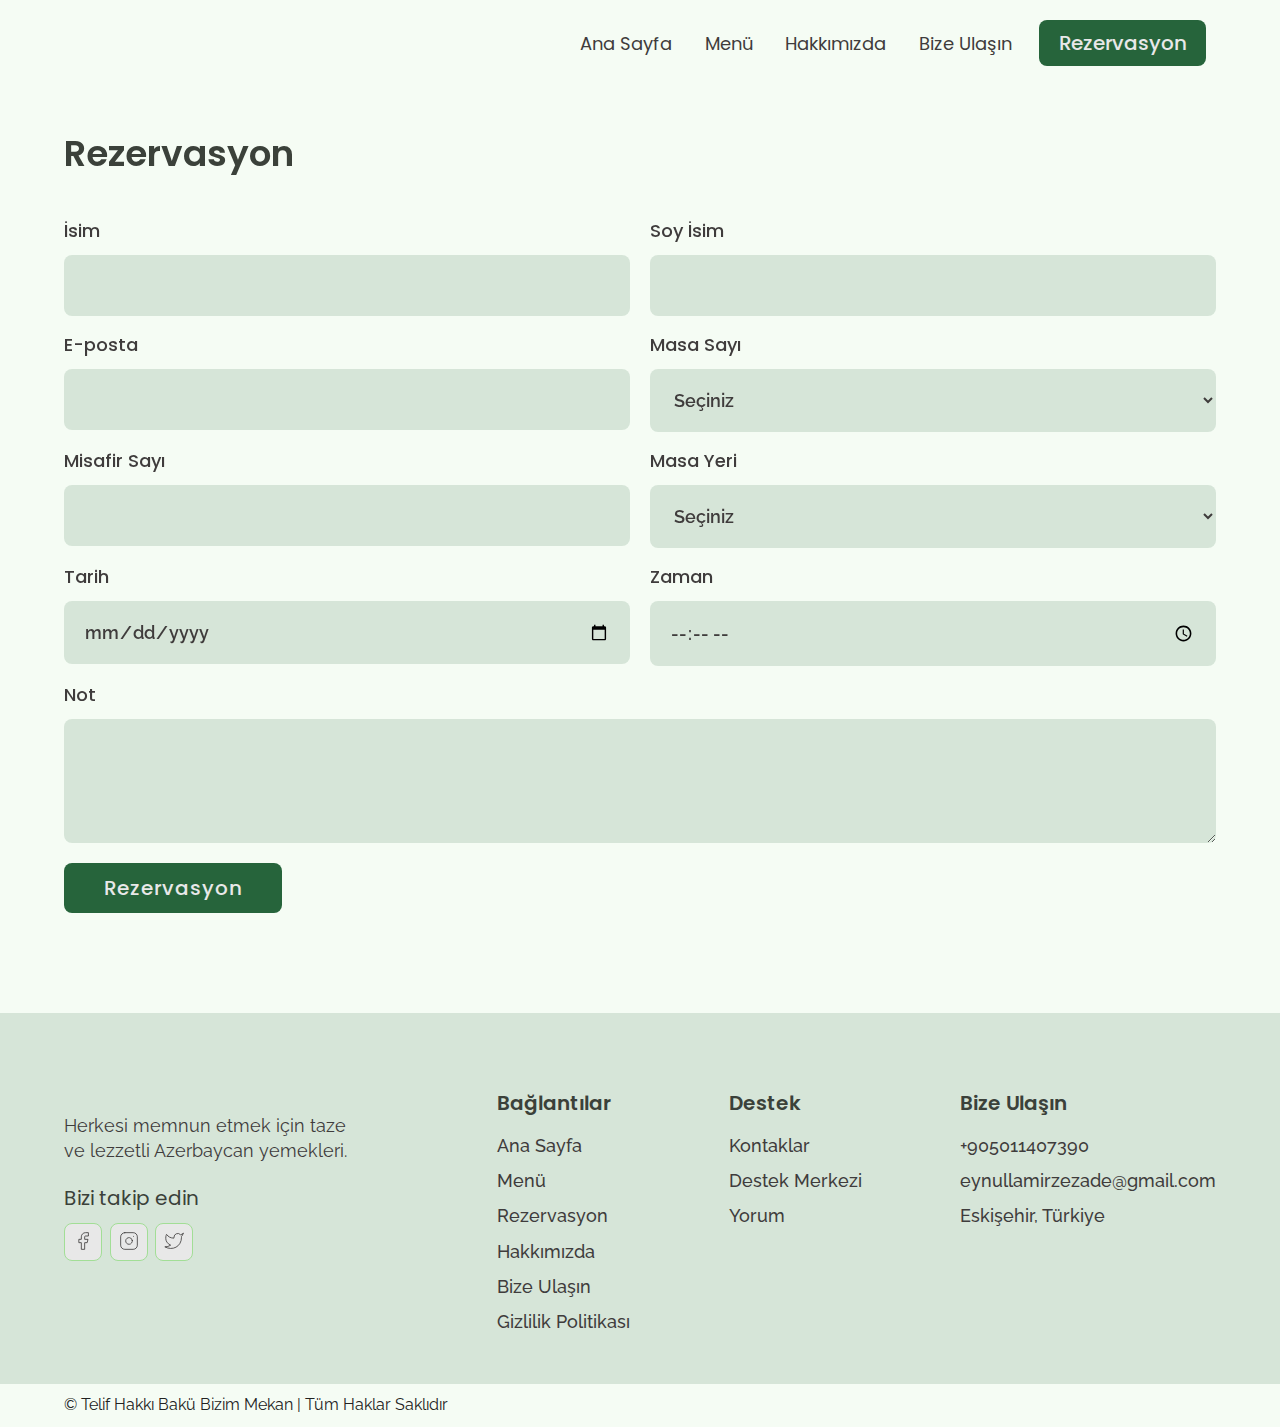
<file: Eynulla's_project/booking.html>
<!DOCTYPE html>
<html lang="en">

<head>
  <meta charset="UTF-8">
  <meta http-equiv="X-UA-Compatible" content="IE=edge">
  <meta name="viewport" content="width=device-width, initial-scale=1.0">
  <link rel="shortcut icon" href="./images/favicon.ico" type="image/x-icon">
  <title>Rezervasyon | Bakü Bizim Mekan</title>
  <link rel="stylesheet" href="./reset.css">
  <link rel="stylesheet" href="./globalStyles.css">
  <link rel="stylesheet" href="./components.css">
  <!-- aos library css  -->
  <link rel="stylesheet" href="https://unpkg.com/aos@next/dist/aos.css" />
</head>

<body>
  <!-- Nav Section -->
  <div class="nav">
    <div class="container">
      <div class="nav__wrapper">
        <a href="./index.html" class="logo">
         
        </a>
        <nav>
          <div class="nav__icon">
            <svg xmlns="http://www.w3.org/2000/svg" width="24" height="24" viewBox="0 0 24 24" fill="none"
              stroke="currentColor" stroke-width="2" stroke-linecap="round" stroke-linejoin="round"
              class="feather feather-menu">
              <line x1="3" y1="12" x2="21" y2="12" />
              <line x1="3" y1="6" x2="21" y2="6" />
              <line x1="3" y1="18" x2="21" y2="18" />
            </svg>
          </div>
          <div class="nav__bgOverlay"></div>
          <ol class="nav__list">
            <div class="nav__close">
              <svg xmlns="http://www.w3.org/2000/svg" width="24" height="24" viewBox="0 0 24 24" fill="none"
                stroke="currentColor" stroke-width="2" stroke-linecap="round" stroke-linejoin="round"
                class="feather feather-x">
                <line x1="18" y1="6" x2="6" y2="18" />
                <line x1="6" y1="6" x2="18" y2="18" />
              </svg>
            </div>
            <div class="nav__list__wrapper">

              <li><a class="nav__link" href="./index.html">Ana Sayfa</a></li>
              <li><a class="nav__link" href="./menu.html">Menü</a></li>
              <li><a class="nav__link" href="./about.html">Hakkımızda</a></li>
              <li><a class="nav__link" href="./contact.html">Bize Ulaşın</a></li>
              <li><a href="./booking.html" class="btn primary-btn">Rezervasyon</a></li>
            </div>
          </ol>
        </nav>
      </div>
    </div>
  </div>
  <!-- End Nav Section -->
  <!-- Booking Section -->
  <section id="form" data-aos="fade-up">
    <div class="container">
      <h3 class="form__title">Rezervasyon</h3>
      <div class="form__wrapper">
        <form name="booking" method="POST" netlify>
          <div class="form__group">
            <label for="firstName">İsim</label>
            <input type="text" id="firstName" name="First Name" required>
          </div>
          <div class="form__group">
            <label for="lastName">Soy İsim</label>
            <input type="text" id="lastName" name="Last Name" required>
          </div>
          <div class="form__group">
            <label for="email">E-posta</label>
            <input type="email" id="email" name="Email" required>
          </div>
          <div class="form__group">
            <label for="tableType">Masa Sayı</label>
            <select name="Table Type" id="tableType" required>
              <option selected disabled>Seçiniz</option>
              <option value="small">2 Kişilik</option>
              <option value="medium">4 Kişilik</option>
              <option value="large">6 ve ya daha fazla</option>
            </select>
          </div>
          <div class="form__group">
            <label for="guestNumber">Misafir Sayı</label>
            <input type="number" id="guestNumber" name="Guest Number" min="1" max="10" required>
          </div>
          <div class="form__group">
            <label for="placement">Masa Yeri</label>
            <select name="Placement" id="placement">
              <option selected disabled>Seçiniz</option>
              <option value="outdoor">Pencere kenarı</option>
              <option value="indoor">Merkez</option>
              <option value="rooftop">Dışarı Masa</option>
            </select>
          </div>
          <div class="form__group">
            <label for="date">Tarih</label>
            <input type="date" id="date" name="Date" required>
          </div>
          <div class="form__group">
            <label for="time">Zaman</label>
            <input type="time" id="time" name="Time" required>
          </div>
          <div class="form__group form__group__full">
            <label for="note">Not</label>
            <textarea name="Note" id="note" rows="4"></textarea>
          </div>
          <button type="submit" class="btn primary-btn">Rezervasyon</button>
        </form>
      </div>
    </div>
  </section>
  <!-- End Booking Section -->
  <!-- Footer -->
  <footer>
    <div class="container">
      <div class="footer__wrapper">
        <div class="footer__col1">
          <div class="footer__logo">
           
          </div>
          <p class="footer__desc">
            Herkesi memnun etmek için taze ve lezzetli Azerbaycan yemekleri.
          </p>
          <div class="footer__socials">
            <h4 class="footer__socials__title">Bizi takip edin</h4>
            <ol class="footer__socials__list">
              <li>
                <a href="#">
                  <svg xmlns="http://www.w3.org/2000/svg" width="24" height="24" viewBox="0 0 24 24" fill="none"
                    stroke="currentColor" stroke-width="1" stroke-linecap="round" stroke-linejoin="round"
                    class="feather feather-facebook">
                    <path d="M18 2h-3a5 5 0 0 0-5 5v3H7v4h3v8h4v-8h3l1-4h-4V7a1 1 0 0 1 1-1h3z" />
                  </svg>
                </a>
              </li>
              <li>
                <a href="https://www.instagram.com/bakubizimmekann/">
                  <svg xmlns="http://www.w3.org/2000/svg" width="24" height="24" viewBox="0 0 24 24" fill="none"
                    stroke="currentColor" stroke-width="1" stroke-linecap="round" stroke-linejoin="round"
                    class="feather feather-instagram">
                    <rect x="2" y="2" width="20" height="20" rx="5" ry="5" />
                    <path d="M16 11.37A4 4 0 1 1 12.63 8 4 4 0 0 1 16 11.37z" />
                    <line x1="17.5" y1="6.5" x2="17.51" y2="6.5" />
                  </svg>
                </a>
              </li>
              <li>
                <a href="#">
                  <svg xmlns="http://www.w3.org/2000/svg" width="24" height="24" viewBox="0 0 24 24" fill="none"
                    stroke="currentColor" stroke-width="1" stroke-linecap="round" stroke-linejoin="round"
                    class="feather feather-twitter">
                    <path
                      d="M23 3a10.9 10.9 0 0 1-3.14 1.53 4.48 4.48 0 0 0-7.86 3v1A10.66 10.66 0 0 1 3 4s-4 9 5 13a11.64 11.64 0 0 1-7 2c9 5 20 0 20-11.5a4.5 4.5 0 0 0-.08-.83A7.72 7.72 0 0 0 23 3z" />
                  </svg>
                </a>
              </li>
            </ol>
          </div>
        </div>
        <div class="footer__col2">
          <h3 class="footer__text__title">
            Bağlantılar
          </h3>
          <ol class="footer__text">
            <li>
              <a href="/index.html">Ana Sayfa</a>
            </li>
            <li>
              <a href="./menu.html">Menü</a>
            </li>
            <li>
              <a href="./booking.html">Rezervasyon</a>
            </li>
            <li>
              <a href="./about.html">Hakkımızda</a>
            </li>
            <li>
              <a href="./contact.html">Bize Ulaşın</a>
            </li>
            <li>
              <a href="#">Gizlilik Politikası</a>
            </li>
          </ol>
        </div>
        <div class="footer__col3">
          <h3 class="footer__text__title">
            Destek
          </h3>
          <ol class="footer__text">
            <li>
              <a href="#">Kontaklar</a>
            </li>
            <li>
              <a href="#">Destek Merkezi</a>
            </li>
            <li>
              <a href="#">Yorum</a>
            </li>
          </ol>
        </div>
        <div class="footer__col4">
          <h3 class="footer__text__title">
            Bize Ulaşın
          </h3>
          <ol class="footer__text">
            <li>
              <a href="#">+905011407390</a>
            </li>
            <li>
              <a href="#">eynullamirzezade@gmail.com</a>
            </li>
            <li>
              <a href="#">Eskişehir, Türkiye</a>
            </li>
          </ol>
        </div>
      </div>
    </div>
  </footer>
  <div id="copyright">
    <div class="container">
      <p class="copyright__text">
        © Telif Hakkı Bakü Bizim Mekan | Tüm Haklar Saklıdır
      </p>
    </div>
  </div>
  <!-- End Footer -->

  <!-- aos scripts -->
  <script src="https://unpkg.com/aos@next/dist/aos.js"></script>
  <!-- custom scripts -->
  <script src="./main.js"></script>
</body>

</html>
</file>
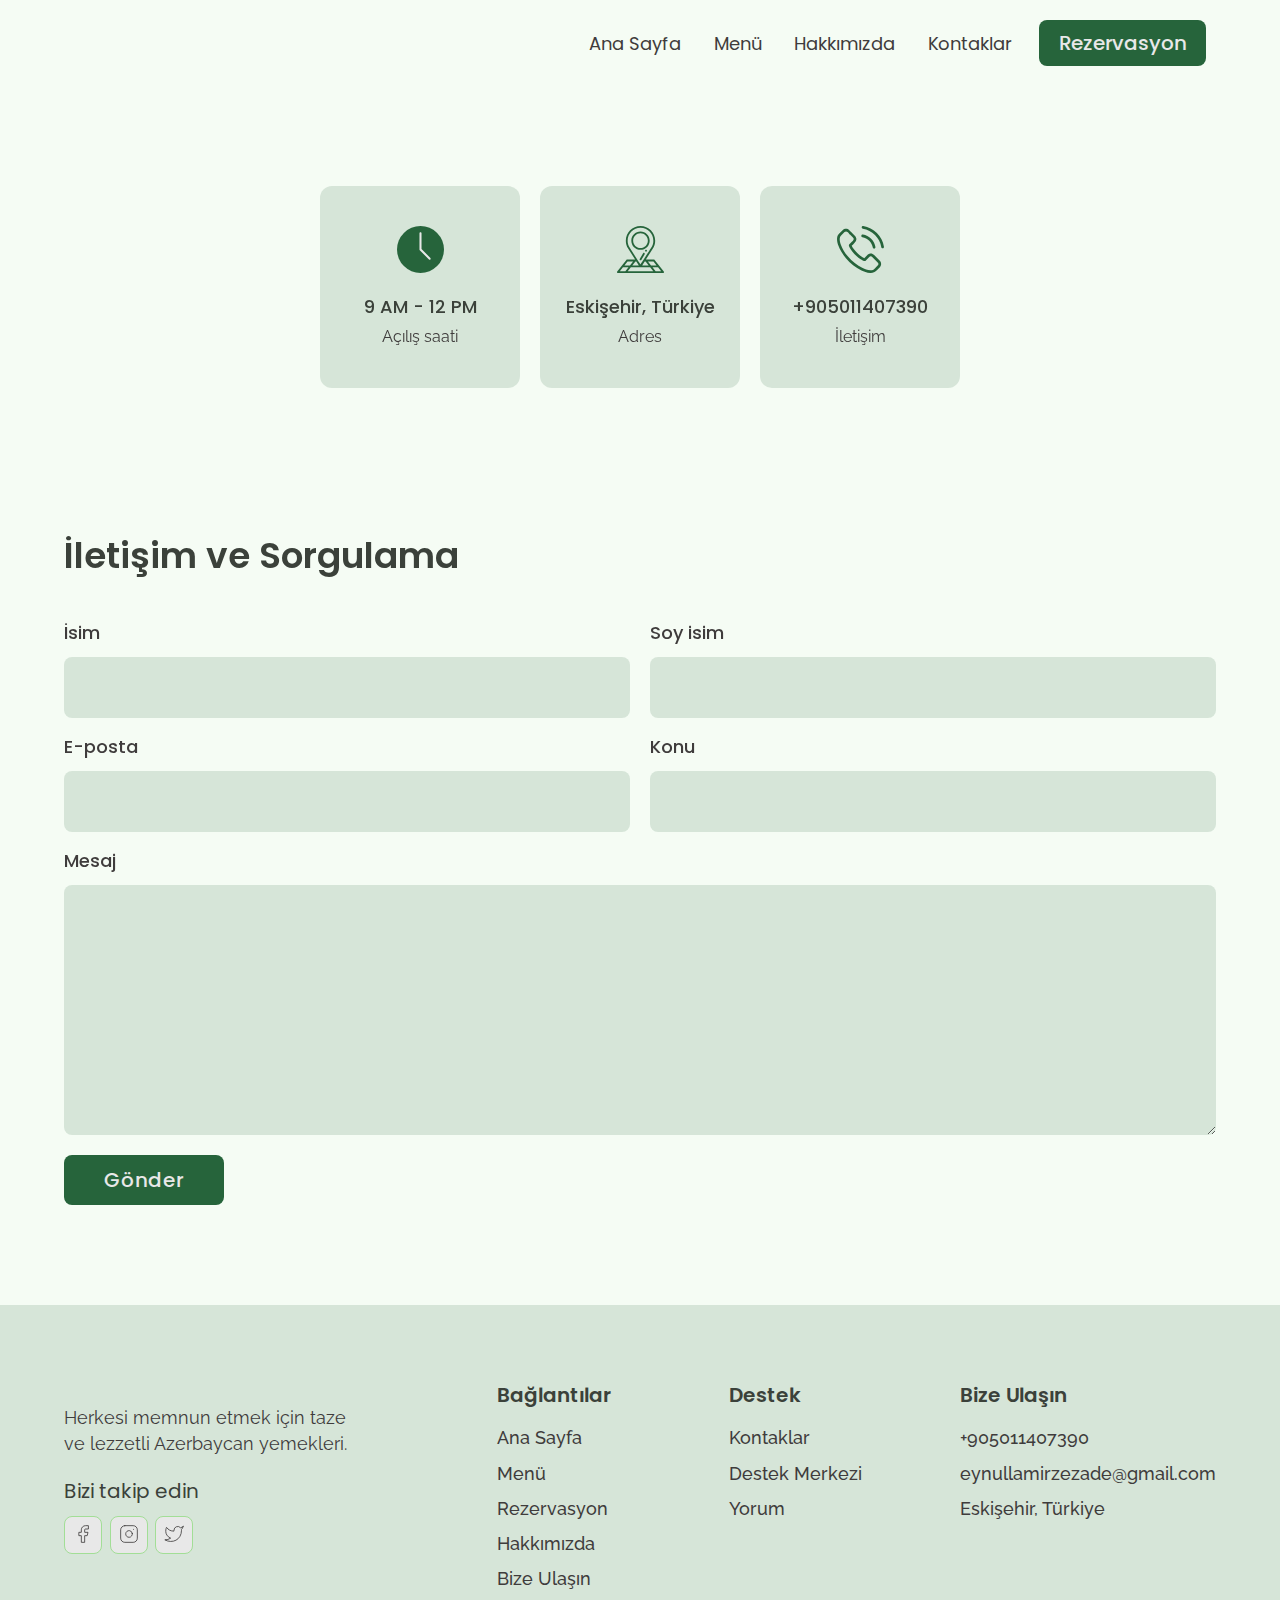
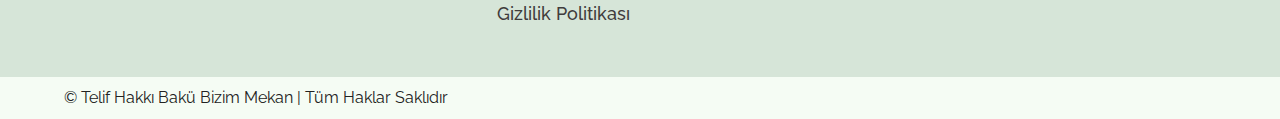
<file: Eynulla's_project/contact.html>
<!DOCTYPE html>
<html lang="en">

<head>
  <meta charset="UTF-8">
  <meta http-equiv="X-UA-Compatible" content="IE=edge">
  <meta name="viewport" content="width=device-width, initial-scale=1.0">
  <link rel="shortcut icon" href="./images/favicon.ico" type="image/x-icon">
  <title>Kontaklar | Bakü Bizim Mekan</title>
  <link rel="stylesheet" href="./reset.css">
  <link rel="stylesheet" href="./globalStyles.css">
  <link rel="stylesheet" href="./components.css">
  <!-- aos library css  -->
  <link rel="stylesheet" href="https://unpkg.com/aos@next/dist/aos.css" />
  <!-- Add your custom css -->
</head>

<body>
  <!-- Nav Section -->
  <div class="nav">
    <div class="container">
      <div class="nav__wrapper">
        <a href="./index.html" class="logo">
          
        </a>
        <nav>
          <div class="nav__icon">
            <svg xmlns="http://www.w3.org/2000/svg" width="24" height="24" viewBox="0 0 24 24" fill="none"
              stroke="currentColor" stroke-width="2" stroke-linecap="round" stroke-linejoin="round"
              class="feather feather-menu">
              <line x1="3" y1="12" x2="21" y2="12" />
              <line x1="3" y1="6" x2="21" y2="6" />
              <line x1="3" y1="18" x2="21" y2="18" />
            </svg>
          </div>
          <div class="nav__bgOverlay"></div>
          <ol class="nav__list">
            <div class="nav__close">
              <svg xmlns="http://www.w3.org/2000/svg" width="24" height="24" viewBox="0 0 24 24" fill="none"
                stroke="currentColor" stroke-width="2" stroke-linecap="round" stroke-linejoin="round"
                class="feather feather-x">
                <line x1="18" y1="6" x2="6" y2="18" />
                <line x1="6" y1="6" x2="18" y2="18" />
              </svg>
            </div>
            <div class="nav__list__wrapper">

              <li><a class="nav__link" href="./index.html">Ana Sayfa</a></li>
              <li><a class="nav__link" href="./menu.html">Menü</a></li>
              <li><a class="nav__link" href="./about.html">Hakkımızda</a></li>
              <li><a class="nav__link" href="./contact.html">Kontaklar</a></li>
              <li><a href="./booking.html" class="btn primary-btn">Rezervasyon</a></li>
            </div>
          </ol>
        </nav>
      </div>
    </div>
  </div>
  <!-- End Nav Section -->
  <!-- Store Info Section -->
  <section id="storeInfo" data-aos="fade-up">
    <div class="container">
      <div class="storeInfo__wrapper">
        <div class="storeInfo__item">
          <div class="storeInfo__icon">
            <img src="./images/wall-clock-icon.svg" alt="clock icon">
          </div>
          <h3 class="storeInfo__title">
            9 AM - 12 PM
          </h3>
          <p class="storeInfo__text">
            Açılış saati
          </p>
        </div>
        <div class="storeInfo__item">
          <div class="storeInfo__icon">
            <img src="./images/address-icon.svg" alt="clock icon">
          </div>
          <h3 class="storeInfo__title">
            Eskişehir, Türkiye
          </h3>
          <p class="storeInfo__text">
            Adres
          </p>
        </div>
        <div class="storeInfo__item">
          <div class="storeInfo__icon">
            <img src="./images/phone-icon.svg" alt="clock icon">
          </div>
          <h3 class="storeInfo__title">
            +905011407390
          </h3>
          <p class="storeInfo__text">
            İletişim
          </p>
        </div>
      </div>
    </div>
  </section>
  <!-- End Store Info Section -->
  <!-- Contact Form Section -->
  <section id="form" data-aos="fade-down">
    <div class="container">
      <h3 class="form__title">
        İletişim ve Sorgulama
      </h3>
      <div class="form__wrapper">
        <form name="contact" method="POST" netlify>
          <div class="form__group">
            <label for="firstName">İsim</label>
            <input type="text" id="firstName" name="First Name" required>
          </div>
          <div class="form__group">
            <label for="lastName">Soy isim</label>
            <input type="text" id="lastName" name="Last Name" required>
          </div>
          <div class="form__group">
            <label for="email">E-posta</label>
            <input type="email" id="email" name="Email" required>
          </div>
          <div class="form__group">
            <label for="subject">Konu</label>
            <input type="text" id="subject" name="Subject" required>
          </div>
          <div class="form__group form__group__full">
            <label for="message">Mesaj</label>
            <textarea name="Message" id="message" cols="30" rows="10" required></textarea>
          </div>
          <button type="submit" class="btn primary-btn">Gönder</button>
        </form>
      </div>
    </div>
  </section>
  <!-- End Contact Form Section-->
  <!-- Footer -->
  <footer>
    <div class="container">
      <div class="footer__wrapper">
        <div class="footer__col1">
          <div class="footer__logo">
           
          </div>
          <p class="footer__desc">
            Herkesi memnun etmek için taze ve lezzetli Azerbaycan yemekleri.
          </p>
          <div class="footer__socials">
            <h4 class="footer__socials__title">Bizi takip edin</h4>
            <ol class="footer__socials__list">
              <li>
                <a href="#">
                  <svg xmlns="http://www.w3.org/2000/svg" width="24" height="24" viewBox="0 0 24 24" fill="none"
                    stroke="currentColor" stroke-width="1" stroke-linecap="round" stroke-linejoin="round"
                    class="feather feather-facebook">
                    <path d="M18 2h-3a5 5 0 0 0-5 5v3H7v4h3v8h4v-8h3l1-4h-4V7a1 1 0 0 1 1-1h3z" />
                  </svg>
                </a>
              </li>
              <li>
                <a href="https://www.instagram.com/bakubizimmekann/">
                  <svg xmlns="http://www.w3.org/2000/svg" width="24" height="24" viewBox="0 0 24 24" fill="none"
                    stroke="currentColor" stroke-width="1" stroke-linecap="round" stroke-linejoin="round"
                    class="feather feather-instagram">
                    <rect x="2" y="2" width="20" height="20" rx="5" ry="5" />
                    <path d="M16 11.37A4 4 0 1 1 12.63 8 4 4 0 0 1 16 11.37z" />
                    <line x1="17.5" y1="6.5" x2="17.51" y2="6.5" />
                  </svg>
                </a>
              </li>
              <li>
                <a href="#">
                  <svg xmlns="http://www.w3.org/2000/svg" width="24" height="24" viewBox="0 0 24 24" fill="none"
                    stroke="currentColor" stroke-width="1" stroke-linecap="round" stroke-linejoin="round"
                    class="feather feather-twitter">
                    <path
                      d="M23 3a10.9 10.9 0 0 1-3.14 1.53 4.48 4.48 0 0 0-7.86 3v1A10.66 10.66 0 0 1 3 4s-4 9 5 13a11.64 11.64 0 0 1-7 2c9 5 20 0 20-11.5a4.5 4.5 0 0 0-.08-.83A7.72 7.72 0 0 0 23 3z" />
                  </svg>
                </a>
              </li>
            </ol>
          </div>
        </div>
        <div class="footer__col2">
          <h3 class="footer__text__title">
            Bağlantılar
          </h3>
          <ol class="footer__text">
            <li>
              <a href="/index.html">Ana Sayfa</a>
            </li>
            <li>
              <a href="./menu.html">Menü</a>
            </li>
            <li>
              <a href="./booking.html">Rezervasyon</a>
            </li>
            <li>
              <a href="./about.html">Hakkımızda</a>
            </li>
            <li>
              <a href="./contact.html">Bize Ulaşın</a>
            </li>
            <li>
              <a href="#">Gizlilik Politikası</a>
            </li>
          </ol>
        </div>
        <div class="footer__col3">
          <h3 class="footer__text__title">
            Destek
          </h3>
          <ol class="footer__text">
            <li>
              <a href="./contact.html">Kontaklar</a>
            </li>
            <li>
              <a href="#">Destek Merkezi</a>
            </li>
            <li>
              <a href="#">Yorum</a>
            </li>
          </ol>
        </div>
        <div class="footer__col4">
          <h3 class="footer__text__title">
            Bize Ulaşın
          </h3>
          <ol class="footer__text">
            <li>
              <a href="#">+905011407390</a>
            </li>
            <li>
              <a href="#">eynullamirzezade@gmail.com</a>
            </li>
            <li>
              <a href="#">Eskişehir, Türkiye</a>
            </li>
          </ol>
        </div>
      </div>
    </div>
  </footer>
  <div id="copyright">
    <div class="container">
      <p class="copyright__text">
        © Telif Hakkı Bakü Bizim Mekan | Tüm Haklar Saklıdır
      </p>
    </div>
  </div>
  <!-- End Footer -->

  <!-- aos script -->
  <script src="https://unpkg.com/aos@next/dist/aos.js"></script>
  <!-- custom script -->
  <script src="./main.js"></script>
</body>

</html>
</file>
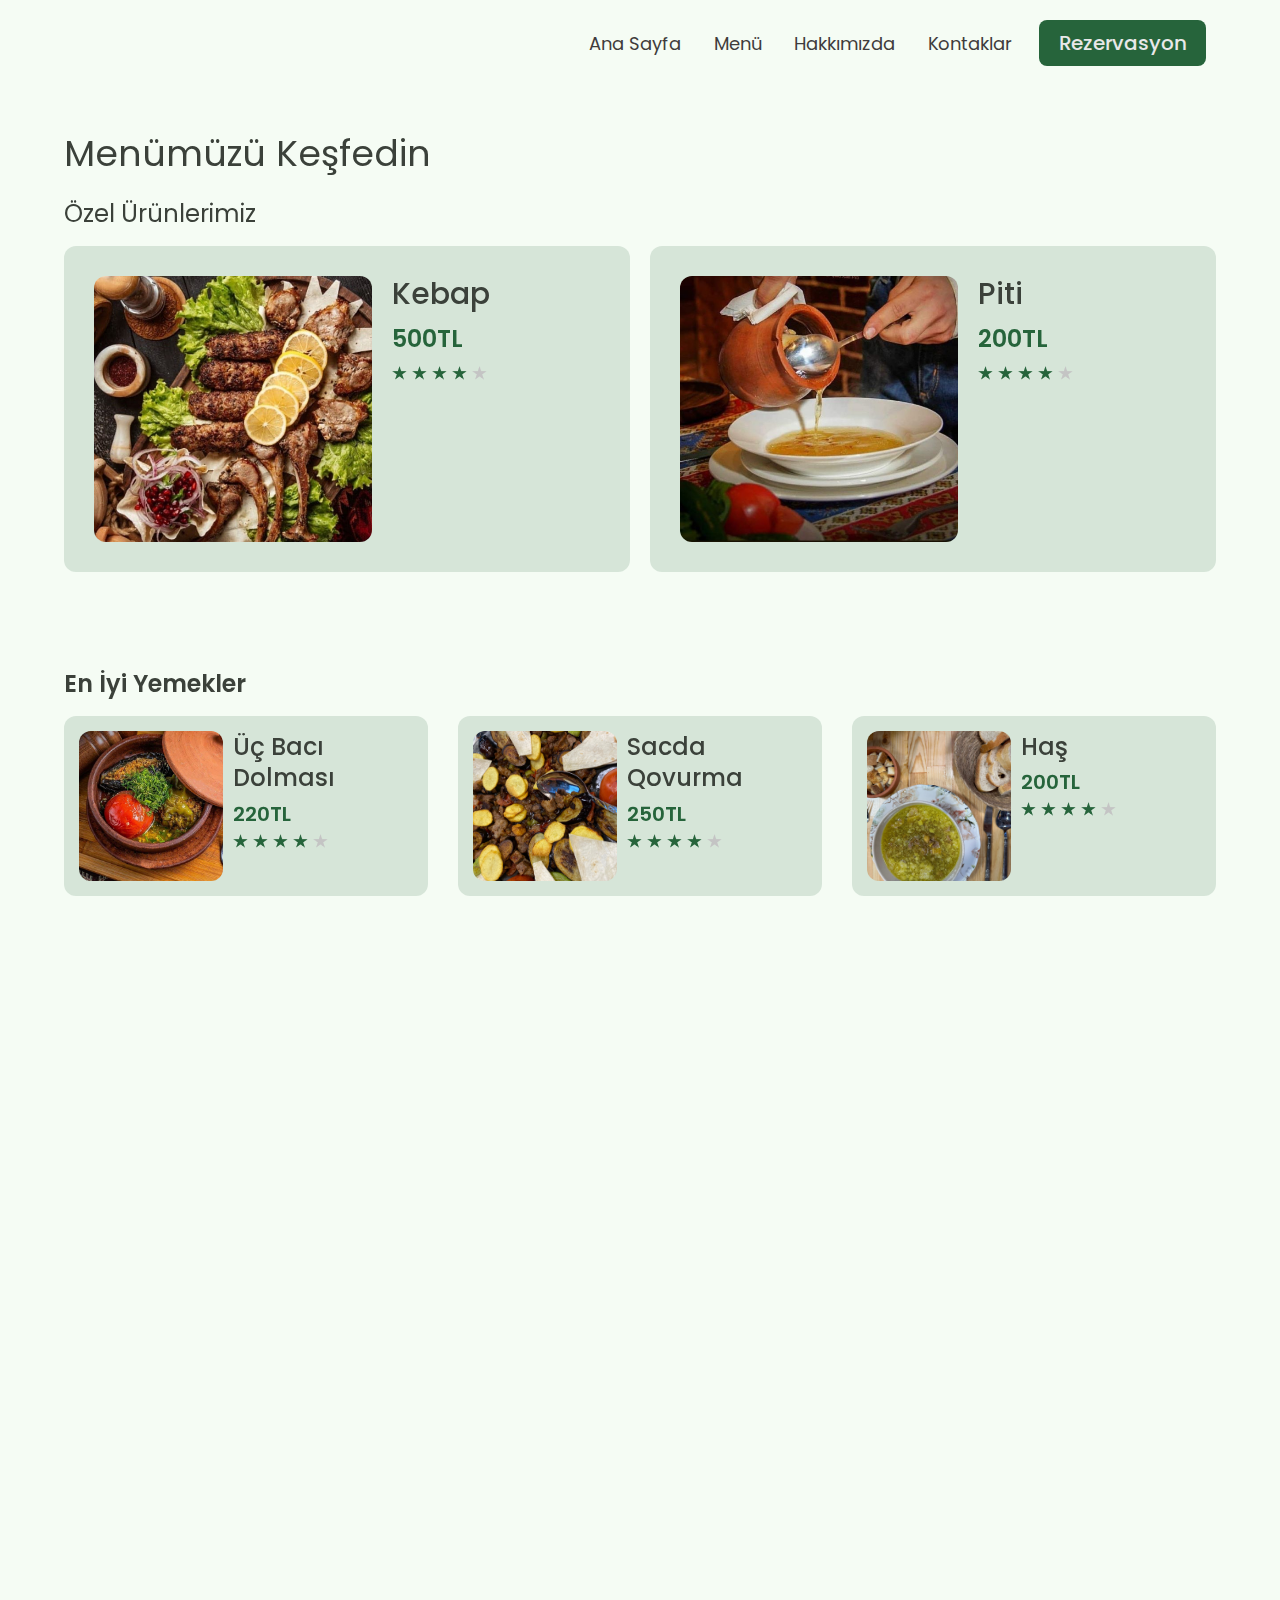
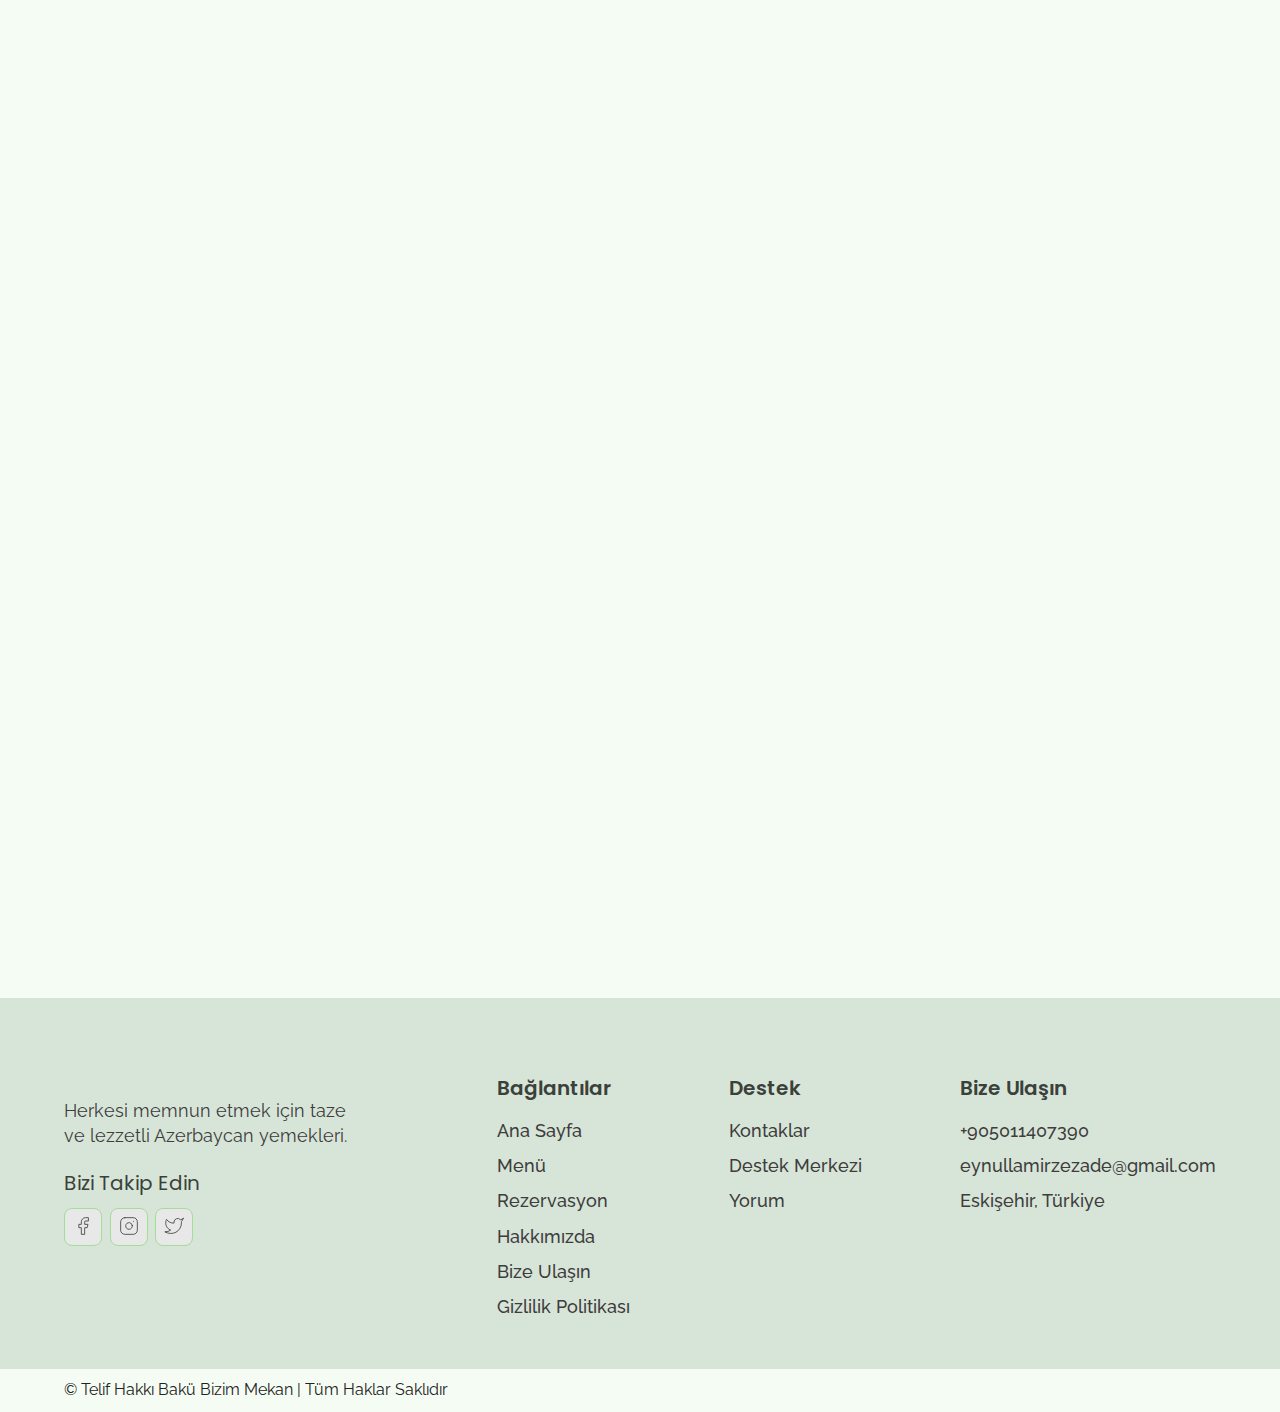
<file: Eynulla's_project/menu.html>
<!DOCTYPE html>
<html lang="en">

<head>
  <meta charset="UTF-8">
  <meta http-equiv="X-UA-Compatible" content="IE=edge">
  <meta name="viewport" content="width=device-width, initial-scale=1.0">
  <link rel="shortcut icon" href="./images/favicon.ico" type="image/x-icon">
  <title>Menü | Bakü Bizim Mekan</title>
  <link rel="stylesheet" href="./reset.css">
  <link rel="stylesheet" href="./globalStyles.css">
  <link rel="stylesheet" href="./components.css">
  <!-- aos library css  -->
  <link rel="stylesheet" href="https://unpkg.com/aos@next/dist/aos.css" />
  <!-- Add your custom css -->
  <link rel="stylesheet" href="./menu.css">
</head>

<body>

  <!-- Nav Section -->
  <div class="nav">
    <div class="container">
      <div class="nav__wrapper">
        <a href="./index.html" class="logo">
          
        </a>
        <nav>
          <div class="nav__icon">
            <svg xmlns="http://www.w3.org/2000/svg" width="24" height="24" viewBox="0 0 24 24" fill="none"
              stroke="currentColor" stroke-width="2" stroke-linecap="round" stroke-linejoin="round"
              class="feather feather-menu">
              <line x1="3" y1="12" x2="21" y2="12" />
              <line x1="3" y1="6" x2="21" y2="6" />
              <line x1="3" y1="18" x2="21" y2="18" />
            </svg>
          </div>
          <div class="nav__bgOverlay"></div>
          <ol class="nav__list">
            <div class="nav__close">
              <svg xmlns="http://www.w3.org/2000/svg" width="24" height="24" viewBox="0 0 24 24" fill="none"
                stroke="currentColor" stroke-width="2" stroke-linecap="round" stroke-linejoin="round"
                class="feather feather-x">
                <line x1="18" y1="6" x2="6" y2="18" />
                <line x1="6" y1="6" x2="18" y2="18" />
              </svg>
            </div>
            <div class="nav__list__wrapper">

              <li><a class="nav__link" href="./index.html">Ana Sayfa</a></li>
              <li><a class="nav__link" href="./menu.html">Menü</a></li>
              <li><a class="nav__link" href="./about.html">Hakkımızda</a></li>
              <li><a class="nav__link" href="./contact.html">Kontaklar</a></li>
              <li><a href="./booking.html" class="btn primary-btn">Rezervasyon</a></li>
            </div>
          </ol>
        </nav>
      </div>
    </div>
  </div>
  <!-- End Nav Section -->
  <!-- page Title -->
  <section id="page__title" data-aos="fade-up">
    <div class="container">
      <h2 class="page__title__text">
        Menümüzü Keşfedin
      </h2>
    </div>
  </section>
  <!-- Our Specials -->
  <section id="ourSpecials" data-aos="fade-up">
    <div class="container">
      <h3 class="ourSpecials__title">Özel Ürünlerimiz</h3>
      <div class="ourSpecials__wrapper">
        <div class="ourSpecials__item">
          <div class="ourSpecials__item__img">
            <img src="./images/food-3.jpg" alt="Kebap">
          </div>
          <div class="ourSpecials__item__info">
            <h3 class="ourSpecials__item__title">
              Kebap
            </h3>
            <h4 class="ourSpecials__item__price">500TL</h4>
            <div class="ourSpecials__item__stars">
              <img src="./images/3star.png" alt="3 stars">
            </div>
          </div>
        </div>
        <div class="ourSpecials__item">
          <div class="ourSpecials__item__img">
            <img src="./images/piiti.png" alt="Piti">
          </div>
          <div class="ourSpecials__item__info">
            <h3 class="ourSpecials__item__title">
              Piti
            </h3>
            <h4 class="ourSpecials__item__price">200TL</h4>
            <div class="ourSpecials__item__stars">
              <img src="./images/3star.png" alt="3 stars">
            </div>
          </div>
        </div>
      </div>
    </div>
  </section>
  <!-- End Our Specials -->
  <!-- Top Dishes -->
  <section id="dishGrid" data-aos="fade-down">
    <div class="container">
      <h2 class="dishGrid__title">
        En İyi Yemekler
      </h2>
      <div class="dishGrid__wrapper">
        <div class="dishGrid__item">
          <div class="dishGrid__item__img">
            <img src="./images/food-1.jpg" alt="Üç bacı dolması" style="height: 150px;">
          </div>
          <div class="dishGrid__item__info">
            <h3 class="dishGrid__item__title">
              Üç Bacı Dolması
            </h3>
            <h3 class="dishGrid__item__price">220TL</h3>
            <div class="dishGrid__item__stars">
              <img src="./images/3star.png" alt="3 star">
            </div>
          </div>
        </div>
        <div class="dishGrid__item">
          <div class="dishGrid__item__img">
            <img src="./images/food-7.jpg" alt="sacda qovurma" style="height: 150px;">
          </div>
          <div class="dishGrid__item__info">
            <h3 class="dishGrid__item__title">
              Sacda Qovurma
            </h3>
            <h3 class="dishGrid__item__price">250TL</h3>
            <div class="dishGrid__item__stars">
              <img src="./images/3star.png" alt="3 star">
            </div>
          </div>
        </div>
        <div class="dishGrid__item">
          <div class="dishGrid__item__img">
            <img src="./images/food-2.jpg" alt="haş" style="height: 150px;">
          </div>
          <div class="dishGrid__item__info">
            <h3 class="dishGrid__item__title">
              Haş
            </h3>
            <h3 class="dishGrid__item__price">200TL</h3>
            <div class="dishGrid__item__stars">
              <img src="./images/3star.png" alt="3 star">
            </div>
          </div>
        </div>
      </div>
    </div>
  </section>
  <!-- End Top Dishes -->
  <!-- Breakfast Dishes -->
  <section id="dishGrid" data-aos="fade-up">
    <div class="container">
      <h2 class="dishGrid__title">
        Kahvaltı
      </h2>
      <div class="dishGrid__wrapper">
        <div class="dishGrid__item">
          <div class="dishGrid__item__img">
            <img src="./images/Menemen.jpg" alt="Menemen" >
          </div>
          <div class="dishGrid__item__info">
            <h3 class="dishGrid__item__title">
              Menemen
            </h3>
            <h3 class="dishGrid__item__price">100TL</h3>
            <div class="dishGrid__item__stars">
              <img src="./images/3star.png" alt="3 star">
            </div>
          </div>
        </div>
        <div class="dishGrid__item">
          <div class="dishGrid__item__img">
            <img src="./images/food-6.jpg" alt="tost">
          </div>
          <div class="dishGrid__item__info">
            <h3 class="dishGrid__item__title">
              Karışık Tost
            </h3>
            <h3 class="dishGrid__item__price">90TL</h3>
            <div class="dishGrid__item__stars">
              <img src="./images/3star.png" alt="3 star" >
            </div>
          </div>
        </div>
        <div class="dishGrid__item">
          <div class="dishGrid__item__img">
            <img src="./images/kahvaltı tabağı.jpg" alt="Kahvaltı Tabağı">
          </div>
          <div class="dishGrid__item__info">
            <h3 class="dishGrid__item__title">
              Kahvaltı Tabağı
            </h3>
            <h3 class="dishGrid__item__price">250TL</h3>
            <div class="dishGrid__item__stars">
              <img src="./images/3star.png" alt="3 star">
            </div>
          </div>
        </div>
        <div class="dishGrid__item">
          <div class="dishGrid__item__img">
            <img src="./images/omlet.jpg" alt="omlet" style="height: 150px;">
          </div>
          <div class="dishGrid__item__info">
            <h3 class="dishGrid__item__title">
              Omlet
            </h3>
            <h3 class="dishGrid__item__price">75TL</h3>
            <div class="dishGrid__item__stars">
              <img src="./images/3star.png" alt="3 star">
            </div>
          </div>
        </div>
        <div class="dishGrid__item">
          <div class="dishGrid__item__img">
            <img src="./images/sucuk.jpg" alt="sucuklu yumurta" style="height: 150px;" >
          </div>
          <div class="dishGrid__item__info">
            <h3 class="dishGrid__item__title">
              Sucuklu Yumurta
            </h3>
            <h3 class="dishGrid__item__price">90TL</h3>
            <div class="dishGrid__item__stars">
              <img src="./images/3star.png" alt="3 star">
            </div>
          </div>
        </div>
      </div>
    </div>
  </section>
  <!-- End Breakfast Dishes -->
  <!-- Lunch Dishes -->
  <section id="dishGrid" data-aos="fade-up">
    <div class="container">
      <h2 class="dishGrid__title">
        Öğle yemeği
      </h2>
      <div class="dishGrid__wrapper">
        <div class="dishGrid__item">
          <div class="dishGrid__item__img">
            <img src="./images/lunch1.jpg" alt="cız-bız" style="height: 150px;">
          </div>
          <div class="dishGrid__item__info">
            <h3 class="dishGrid__item__title">
              Cız-Bız
            </h3>
            <h3 class="dishGrid__item__price">250TL</h3>
            <div class="dishGrid__item__stars">
              <img src="./images/3star.png" alt="3 star">
            </div>
          </div>
        </div>
        <div class="dishGrid__item">
          <div class="dishGrid__item__img">
            <img src="./images/lunch2.jpg" alt="kotlet" style="height: 150px;">
          </div>
          <div class="dishGrid__item__info">
            <h3 class="dishGrid__item__title">
              Kotlet
            </h3>
            <h3 class="dishGrid__item__price">250TL</h3>
            <div class="dishGrid__item__stars">
              <img src="./images/3star.png" alt="3 star">
            </div>
          </div>
        </div>
        <div class="dishGrid__item">
          <div class="dishGrid__item__img">
            <img src="./images/lunch3.jpg" alt="küfte" style="height: 150px;">
          </div>
          <div class="dishGrid__item__info">
            <h3 class="dishGrid__item__title">
              Küfte
            </h3>
            <h3 class="dishGrid__item__price">200TL</h3>
            <div class="dishGrid__item__stars">
              <img src="./images/3star.png" alt="3 star">
            </div>
          </div>
        </div>
        <div class="dishGrid__item">
          <div class="dishGrid__item__img">
            <img src="./images/lunch4.jpg" alt="langet" style="height: 150px;">
          </div>
          <div class="dishGrid__item__info">
            <h3 class="dishGrid__item__title">
              Langet
            </h3>
            <h3 class="dishGrid__item__price">350TL</h3>
            <div class="dishGrid__item__stars">
              <img src="./images/3star.png" alt="3 star">
            </div>
          </div>
        </div>
        <div class="dishGrid__item">
          <div class="dishGrid__item__img">
            <img src="./images/lunch5.jpg" alt="şah plov" style="height: 150px;">
          </div>
          <div class="dishGrid__item__info">
            <h3 class="dishGrid__item__title">
              Şah Plov
            </h3>
            <h3 class="dishGrid__item__price">350TL</h3>
            <div class="dishGrid__item__stars">
              <img src="./images/3star.png" alt="3 star">
            </div>
          </div>
        </div>
      </div>
    </div>
  </section>
  <!-- End Lunch Dishes -->
  <!-- Dinner Dishes -->
  <section id="dishGrid" data-aos="fade-up">
    <div class="container">
      <h2 class="dishGrid__title">
        Akşam yemeği
      </h2>
      <div class="dishGrid__wrapper">
        <div class="dishGrid__item">
          <div class="dishGrid__item__img">
            <img src="./images/food-3.jpg" alt="kebap" style="height: 150px;">
          </div>
          <div class="dishGrid__item__info">
            <h3 class="dishGrid__item__title">
              Kebap
            </h3>
            <h3 class="dishGrid__item__price">500TL</h3>
            <div class="dishGrid__item__stars">
              <img src="./images/3star.png" alt="3 star">
            </div>
          </div>
        </div>
        <div class="dishGrid__item">
          <div class="dishGrid__item__img">
            <img src="./images/lunch2.jpg" alt="kotlet" style="height: 150px;">
          </div>
          <div class="dishGrid__item__info">
            <h3 class="dishGrid__item__title">
              Kotlet
            </h3>
            <h3 class="dishGrid__item__price">250TL</h3>
            <div class="dishGrid__item__stars">
              <img src="./images/3star.png" alt="3 star">
            </div>
          </div>
        </div>
        <div class="dishGrid__item">
          <div class="dishGrid__item__img">
            <img src="./images/lunch3.jpg" alt="küfte" style="height: 150px;">
          </div>
          <div class="dishGrid__item__info">
            <h3 class="dishGrid__item__title">
              Küfte
            </h3>
            <h3 class="dishGrid__item__price">200TL</h3>
            <div class="dishGrid__item__stars">
              <img src="./images/3star.png" alt="3 star">
            </div>
          </div>
        </div>
        <div class="dishGrid__item">
          <div class="dishGrid__item__img">
            <img src="./images/lunch5.jpg" alt="şah plov" style="height: 150px;">
          </div>
          <div class="dishGrid__item__info">
            <h3 class="dishGrid__item__title">
              Şah Plov
            </h3>
            <h3 class="dishGrid__item__price">350TL</h3>
            <div class="dishGrid__item__stars">
              <img src="./images/3star.png" alt="3 star">
            </div>
          </div>
        </div>
        <div class="dishGrid__item">
          <div class="dishGrid__item__img">
            <img src="./images/food-1.jpg" alt="üç baci dolması" style="height: 150px;">
          </div>
          <div class="dishGrid__item__info">
            <h3 class="dishGrid__item__title">
             Üç Bacı Dolması
            </h3>
            <h3 class="dishGrid__item__price">220TL</h3>
            <div class="dishGrid__item__stars">
              <img src="./images/3star.png" alt="3 star">
            </div>
          </div>
        </div>
      </div>
    </div>
  </section>
  <!-- End Dinner Dishes -->
  <!-- Footer -->
  <footer>
    <div class="container">
      <div class="footer__wrapper">
        <div class="footer__col1">
          <div class="footer__logo">
            
          </div>
          <p class="footer__desc">
            Herkesi memnun etmek için taze ve lezzetli Azerbaycan yemekleri.
          </p>
          <div class="footer__socials">
            <h4 class="footer__socials__title">Bizi Takip Edin</h4>
            <ol class="footer__socials__list">
              <li>
                <a href="#">
                  <svg xmlns="http://www.w3.org/2000/svg" width="24" height="24" viewBox="0 0 24 24" fill="none"
                    stroke="currentColor" stroke-width="1" stroke-linecap="round" stroke-linejoin="round"
                    class="feather feather-facebook">
                    <path d="M18 2h-3a5 5 0 0 0-5 5v3H7v4h3v8h4v-8h3l1-4h-4V7a1 1 0 0 1 1-1h3z" />
                  </svg>
                </a>
              </li>
              <li>
                <a href="https://www.instagram.com/bakubizimmekann/">
                  <svg xmlns="http://www.w3.org/2000/svg" width="24" height="24" viewBox="0 0 24 24" fill="none"
                    stroke="currentColor" stroke-width="1" stroke-linecap="round" stroke-linejoin="round"
                    class="feather feather-instagram">
                    <rect x="2" y="2" width="20" height="20" rx="5" ry="5" />
                    <path d="M16 11.37A4 4 0 1 1 12.63 8 4 4 0 0 1 16 11.37z" />
                    <line x1="17.5" y1="6.5" x2="17.51" y2="6.5" />
                  </svg>
                </a>
              </li>
              <li>
                <a href="#">
                  <svg xmlns="http://www.w3.org/2000/svg" width="24" height="24" viewBox="0 0 24 24" fill="none"
                    stroke="currentColor" stroke-width="1" stroke-linecap="round" stroke-linejoin="round"
                    class="feather feather-twitter">
                    <path
                      d="M23 3a10.9 10.9 0 0 1-3.14 1.53 4.48 4.48 0 0 0-7.86 3v1A10.66 10.66 0 0 1 3 4s-4 9 5 13a11.64 11.64 0 0 1-7 2c9 5 20 0 20-11.5a4.5 4.5 0 0 0-.08-.83A7.72 7.72 0 0 0 23 3z" />
                  </svg>
                </a>
              </li>
            </ol>
          </div>
        </div>
        <div class="footer__col2">
          <h3 class="footer__text__title">
            Bağlantılar
          </h3>
          <ol class="footer__text">
            <li>
              <a href="/index.html">Ana Sayfa</a>
            </li>
            <li>
              <a href="./menu.html">Menü</a>
            </li>
            <li>
              <a href="./booking.html">Rezervasyon</a>
            </li>
            <li>
              <a href="./about.html">Hakkımızda</a>
            </li>
            <li>
              <a href="./contact.html">Bize Ulaşın</a>
            </li>
            <li>
              <a href="#">Gizlilik Politikası</a>
            </li>
          </ol>
        </div>
        <div class="footer__col3">
          <h3 class="footer__text__title">
            Destek
          </h3>
          <ol class="footer__text">
            <li>
              <a href="./contact.html">Kontaklar</a>
            </li>
            <li>
              <a href="#">Destek Merkezi</a>
            </li>
            <li>
              <a href="#">Yorum</a>
            </li>
          </ol>
        </div>
        <div class="footer__col4">
          <h3 class="footer__text__title">
            Bize Ulaşın
          </h3>
          <ol class="footer__text">
            <li>
              <a href="#">+905011407390</a>
            </li>
            <li>
              <a href="#">eynullamirzezade@gmail.com</a>
            </li>
            <li>
              <a href="#">Eskişehir, Türkiye</a>
            </li>
          </ol>
        </div>
      </div>
    </div>
  </footer>
  <div id="copyright">
    <div class="container">
      <p class="copyright__text">
        © Telif Hakkı Bakü Bizim Mekan | Tüm Haklar Saklıdır
      </p>
    </div>
  </div>
  <!-- End Footer -->
  <!-- aos script -->
  <script src="https://unpkg.com/aos@next/dist/aos.js"></script>
  <!-- custom script -->
  <script src="./main.js"></script>
</body>

</html>
</file>
<file: globalStyles.css>
@import url('https://fonts.googleapis.com/css2?family=Poppins:wght@500;600&family=Raleway:wght@400;500;600&display=swap');
html {
	font-size: 10px;
	overflow-x: hidden;
}
body {
	background: var(--lightGreen-2);
	overflow-x: hidden;
	visibility: hidden;
}
section {
	padding: 100px 0;
}
@media only screen and (max-width: 767px) {
	section {
		padding: 50px 0;
	}
}
.container {
	max-width: 1200px;
	width: 90%;
	margin: 0 auto;
}
:root {
	--green-1: #26643b;
	--green-2: #a2de96;
	--lightGreen-1: #d6e5d8;
	--lightGreen-2: #f5fcf4;
	--black-1: #3b413a;
	--black-2: #3f3c3c;
	--black-3: #5b6359;
	--white-1: #e8e8e8;
}
img {
	width: 100%;
	height: 100%;
	object-fit: contain;
}
h1,
h2,
h3,
h4 {
	font-family: Poppins;
}
p {
	font-family: Raleway;
	font-weight: 400;
	line-height: 1.4em;
	font-size: 1.8rem;
}
a {
	display: inline-block;
	text-decoration: none;
}
</file>
<file: components.css>
/* Nav Styles */
.nav {
	padding: 2rem 0;
}
.nav__icon,
.nav__close,
.nav__bgOverlay {
	display: none;
}
.nav__wrapper {
	display: flex;
	justify-content: space-between;
}
.nav__list li {
	display: inline-block;
	margin: 0 1rem;
}
.nav__list .nav__link {
	font-size: 1.8rem;
	font-family: Poppins;
	color: var(--black-2);
	padding: 0.5rem;
}
.nav__list li:hover .nav__link {
	color: var(--green-1);
}
@media only screen and (max-width: 768px) {
	.nav {
		position: relative;
		/* overflow-x: scroll; */
	}
	.nav__icon {
		display: block;
	}
	.nav__icon svg,
	.nav__close svg {
		pointer-events: none;
		height: 30px;
		width: 30px;
	}
	.nav__close {
		display: block;
		position: absolute;
		color: var(--black-1);
		right: 1rem;
		top: 1rem;
		cursor: pointer;
	}
	.nav__list {
		z-index: 1000;
		position: absolute;
		left: 100%;
		top: 0;
		height: 100vh;
		width: 80%;
		background: var(--lightGreen-1);
		display: flex;
		align-items: center;
		justify-content: flex-end;
		padding-right: 2rem;
		transform: translate(0%);
		overflow: hidden;
		transition: 0.3s ease-in transform;
	}
	.nav__list.show {
		transform: translate(-100%);
	}
	.nav__list li {
		display: block;
		text-align: right;
		margin-bottom: 2rem;
	}
	.nav__list a {
		font-size: 1.6rem;
	}
	.nav__bgOverlay {
		position: absolute;
		left: 0;
		top: 0;
		z-index: 1000;
		height: 100vh;
		width: 100%;
		background: rgba(18, 24, 14, 0.808);
		display: none;
	}
	.nav__bgOverlay.active {
		display: block;
	}
}
/* End Nav Styles */
/* Global Button Styles */
.btn {
	color: var(--green-1);
	font-family: Poppins;
	font-weight: 500;
	border-radius: 8px;
	font-size: 1.4rem;
	padding: 1.2rem 2rem;
}
.primary-btn {
	color: var(--white-1);
	background: var(--green-1);
}
@media only screen and (min-width: 700px) {
	.btn {
		padding: 1.3rem 2rem;
		font-size: 2rem;
	}
}
/* End Global Button Styles */

/* Store info section styles*/
.storeInfo__wrapper {
	display: flex;
	justify-content: center;
	flex-wrap: wrap;
	gap: 1rem;
}
.storeInfo__item {
	background-color: var(--lightGreen-1);
	padding: 20px 30px;
	text-align: center;
	text-align: center;
	border-radius: 12px;
	width: 150px;
}
.storeInfo__icon {
	width: 30px;
	margin: 0 auto;
	margin-bottom: 1.5rem;
}
.storeInfo__title {
	font-size: 1.4rem;
	font-family: Poppins;
	font-weight: 500;
	margin-bottom: 0.5rem;
	color: var(--black-1);
}
.storeInfo__text {
	font-size: 1.4rem;
	font-family: Raleway;
	color: var(--black-2);
}
@media only screen and (min-width: 768px) {
	.storeInfo__wrapper {
		gap: 2rem;
	}
	.storeInfo__item {
		min-width: 200px;
		padding: 40px 0;
	}
	.storeInfo__icon {
		width: 47px;
		margin-bottom: 2.5rem;
	}
	.storeInfo__title {
		font-size: 1.8rem;
		margin-bottom: 1rem;
	}
	.storeInfo__text {
		font-size: 1.6rem;
	}
}

/* Dishes Grid */
.dishGrid__title {
	font-size: 1.8rem;
	margin-bottom: 2rem;
	font-weight: 600;
	color: var(--black-1);
}
.dishGrid__wrapper {
	display: grid;
	grid-template-columns: repeat(auto-fit, minmax(140px, 1fr));
	gap: 1rem;
}
.dishGrid__item {
	display: flex;
	flex-direction: column;
	background-color: var(--lightGreen-1);
	padding: 0.5rem;
	border-radius: 8px;
	gap: 0.5rem;
}
.dishGrid__item__img {
	flex: 4;
}
.dishGrid__item__info {
	flex: 5;
}
.dishGrid__item__img img {
	object-fit: cover;
	border-radius: 12px;
}
.dishGrid__item__title {
	font-size: 1.4rem;
	line-height: 1.3em;
	font-weight: 500;
	color: var(--black-1);
	margin-bottom: 0.5rem;
}
.dishGrid__item__price {
	font-size: 1.4rem;
	color: var(--green-1);
	font-weight: 600;
	margin-bottom: 0.5rem;
}
.dishGrid__item__stars {
	max-height: 15px;
	width: max-content;
}
@media only screen and (min-width: 768px) {
	.dishGrid__title {
		font-size: 2.4rem;
	}
	.dishGrid__wrapper {
		grid-template-columns: repeat(auto-fit, minmax(350px, 1fr));
		gap: 3rem;
	}
	.dishGrid__item {
		flex-direction: row;
		padding: 1.5rem;
		border-radius: 12px;
		gap: 1rem;
	}
	.dishGrid__item__title {
		font-size: 2.4rem;
		margin-bottom: 1rem;
	}
	.dishGrid__item__price {
		font-size: 2rem;
		margin-bottom: 1rem;
	}
}
/* Dishes Grid */

/* Footer Styles */
footer {
	background: var(--lightGreen-1);
	padding-top: 5rem;
	padding-bottom: 2rem;
}
.footer__wrapper {
	display: flex;
	flex-direction: column;
	gap: 3rem;
}
.footer__logo {
	width: 150px;
	margin-bottom: 2rem;
}
.footer__desc {
	font-size: 1.4rem;
	color: var(--black-2);
	margin-bottom: 2rem;
}
.footer__socials__title {
	font-size: 1.8rem;
	color: var(--black-1);
	margin-bottom: 1rem;
}
.footer__socials li {
	display: inline-block;
	margin-right: 0.5rem;
}
.footer__socials a {
	padding: 0.5rem 0.8rem;
	background-color: var(--white-1);
	border: 1px solid var(--green-2);
	border-radius: 8px;
}
.footer__socials svg {
	width: 20px;
	color: var(--black-2);
}
.footer__text__title {
	font-size: 1.8rem;
	margin-bottom: 1rem;
	color: var(--black-1);
	font-weight: 600;
}
.footer__text a {
	font-size: 1.4rem;
	margin-bottom: 0.5rem;
	color: var(--black-2);
	font-family: Raleway;
	font-weight: 500;
	line-height: 1.4em;
}
@media only screen and (min-width: 768px) {
	footer {
		padding-top: 8rem;
		padding-bottom: 4rem;
	}
	.footer__wrapper {
		flex-direction: row;
	}
	.footer__col1 {
		flex: 4;
	}
	.footer__col2,
	.footer__col3,
	.footer__col4 {
		flex: 2;
	}
	.footer__desc {
		max-width: 300px;
		font-size: 1.8rem;
		margin-bottom: 2.5rem;
	}
	.footer__socials__title {
		font-size: 2rem;
		margin-bottom: 1.5rem;
	}
	.footer__text__title {
		font-size: 2rem;
		margin-bottom: 2rem;
	}
	.footer__text a {
		font-size: 1.8rem;
		margin-bottom: 1rem;
	}
}
#copyright {
	padding: 1rem 0;
}
.copyright__text {
	font-size: 1.4rem;
	text-align: center;
}
@media only screen and (min-width: 768px) {
	.copyright__text {
		font-size: 1.6rem;
		text-align: left;
	}
}
/* End Footer Styles */

/* Form Styles */
#form {
	padding: 5rem 0;
}
.form__title {
	font-size: 1.8rem;
	color: var(--black-1);
	font-weight: 600;
}
.form__wrapper {
	padding: 3rem 0;
}
.form__wrapper form {
	display: grid;
	grid-template-columns: 1fr;
	gap: 2rem;
}
.form__group label {
	font-size: 1.6rem;
	font-family: Poppins;
	color: var(--black-2);
	font-weight: 500;
}
.form__group input,
.form__group textarea,
.form__group select {
	width: 100%;
	border: none;
	background-color: var(--lightGreen-1);
	font-size: 1.4rem;
	font-family: Raleway;
	font-weight: 600;
	padding: 1.5rem;
	border-radius: 8px;
	margin-top: 0.5rem;
	color: var(--black-2);
}
.form__group textarea {
	resize: vertical;
}
.form__wrapper button[type='submit'] {
	width: max-content;
	border: none;
	padding: 1rem 4rem;
	font-weight: 500;
	letter-spacing: 0.1rem;
}
@media only screen and (min-width: 768px) {
	.form__title {
		font-size: 3.6rem;
	}
	.form__wrapper {
		padding: 5rem 0;
	}
	.form__wrapper form {
		grid-template-columns: 1fr 1fr;
	}
	.form__group__full {
		grid-column: 1/3;
	}
	.form__group label {
		font-size: 1.8rem;
	}
	.form__group input,
	.form__group textarea,
	.form__group select {
		font-size: 1.8rem;
		padding: 2rem;
		margin-top: 1.5rem;
	}
}
</file>
<file: about.css>
/* Our Story Styles */
.ourStory__wrapper {
	display: flex;
	flex-direction: column;
	gap: 2rem;
}
.ourStory__title,
.ourGoals__title {
	font-size: 1.8rem;
	font-weight: 600;
	color: black;
	margin-bottom: 1rem;
}
.ourStory__subtitle {
	font-size: 1.5rem;
	font-weight: 600;
	color: black;
	margin-bottom: 2rem;
}
.ourStory__text,
.ourGoals__text {
	font-size: 1.4rem;
	line-height: 1.4em;
	color: black;
}
@media only screen and (min-width: 768px) {
	.ourStory__wrapper {
		flex-direction: row;
		gap: 3rem;
	}
	.ourStory__img,
	.ourStory__info {
		flex: 1;
	}
	.ourStory__title,
	.ourGoals__title {
		font-size: 3.6rem;
	}
	.ourStory__subtitle {
		font-size: 1.8rem;
	}
	.ourStory__text,
	.ourGoals__text {
		font-size: 1.8rem;
		max-width: 800px;
	}
}

/* Our Goals Styles */

.ourGoals__info {
	text-align: left;
	margin-bottom: 5rem;
}
.ourGoals__imgs__wrapper img {
	object-fit: cover;
}
.ourGoals__imgs__wrapper {
	max-width: 800px;
	margin: 0 auto;
	display: grid;
	grid-template-columns: 1fr 1fr;
	grid-template-rows: 1fr 1fr;
	grid-row: auto;
	gap: 1rem;
}
.ourGoals__img1 {
	grid-row: 1/3;
}
@media only screen and (min-width: 768px) {
	.ourGoals__info {
		text-align: center;
	}
	.ourGoals__imgs__wrapper {
		gap: 2rem;
	}
	.ourGoals__text {
		margin: 0 auto;
	}
}
</file>
<file: menu.css>
/* page title styles */
#page__title {
	padding-top: 3rem;
	padding-bottom: 2rem;
}
.page__title__text {
	font-size: 2.2rem;
	color: var(--black-1);
}
@media only screen and (min-width: 768px) {
	#page__title {
		padding-top: 5rem;
		padding-bottom: 3rem;
	}
	.page__title__text {
		font-size: 3.6rem;
	}
}
/* Our Specials Menu Styles */
#ourSpecials {
	padding: 0;
}
.ourSpecials__title {
	font-size: 1.8rem;
	color: var(--black-1);
	margin-bottom: 2rem;
}
.ourSpecials__wrapper {
	display: flex;
	gap: 1.5rem;
	flex-direction: column;
	max-width: 400px;
}
.ourSpecials__item {
	flex: 1;
	display: flex;
	gap: 2rem;
	background-color: var(--lightGreen-1);
	padding: 1.5rem;
	border-radius: 12px;
}
.ourSpecials__item__img,
.ourSpecials__item__info {
	flex: 1;
}
.ourSpecials__item__img {
	border-radius: 12px;
	overflow: hidden;
}
.ourSpecials__item__img img {
	object-fit: cover;
}
.ourSpecials__item__title {
	font-size: 2.4rem;
	font-weight: 500;
	margin-bottom: 1rem;
	color: var(--black-1);
	line-height: 1.2em;
}
.ourSpecials__item__price {
	font-size: 1.8rem;
	color: var(--green-1);
	font-weight: 600;
	margin-bottom: 1rem;
}
.ourSpecials__item__stars {
	width: max-content;
}
@media only screen and (min-width: 768px) {
	.ourSpecials__title {
		font-size: 2.4rem;
	}
	.ourSpecials__wrapper {
		flex-direction: row;
		gap: 2rem;
		max-width: none;
	}
	.ourSpecials__item {
		padding: 3rem;
		gap: 2rem;
	}
	.ourSpecials__item__title {
		font-size: 3rem;
		margin-bottom: 1.5rem;
	}
	.ourSpecials__item__price {
		font-size: 2.4rem;
		margin-bottom: 1.5rem;
	}
}
@media only screen and (min-width: 1100px) {
	.ourSpecials__item__img {
		flex: 4;
	}
	.ourSpecials__item__info {
		flex: 3;
	}
}

/* Dish Grid Styles */
#dishGrid {
	padding-bottom: 0;
}
#dishGrid:last-of-type {
	padding-bottom: 10rem;
}
</file>
<file: Eynulla's_project/globalStyles.css>
@import url('https://fonts.googleapis.com/css2?family=Poppins:wght@500;600&family=Raleway:wght@400;500;600&display=swap');
html {
	font-size: 10px;
	overflow-x: hidden;
}
body {
	background: var(--lightGreen-2);
	overflow-x: hidden;
	visibility: hidden;
}
section {
	padding: 100px 0;
}
@media only screen and (max-width: 767px) {
	section {
		padding: 50px 0;
	}
}
.container {
	max-width: 1200px;
	width: 90%;
	margin: 0 auto;
}
:root {
	--green-1: #26643b;
	--green-2: #a2de96;
	--lightGreen-1: #d6e5d8;
	--lightGreen-2: #f5fcf4;
	--black-1: #3b413a;
	--black-2: #3f3c3c;
	--black-3: #5b6359;
	--white-1: #e8e8e8;
}
img {
	width: 100%;
	height: 100%;
	object-fit: contain;
}
h1,
h2,
h3,
h4 {
	font-family: Poppins;
}
p {
	font-family: Raleway;
	font-weight: 400;
	line-height: 1.4em;
	font-size: 1.8rem;
}
a {
	display: inline-block;
	text-decoration: none;
}
</file>
<file: Eynulla's_project/components.css>
/* Nav Styles */
.nav {
	padding: 2rem 0;
}
.nav__icon,
.nav__close,
.nav__bgOverlay {
	display: none;
}
.nav__wrapper {
	display: flex;
	justify-content: space-between;
}
.nav__list li {
	display: inline-block;
	margin: 0 1rem;
}
.nav__list .nav__link {
	font-size: 1.8rem;
	font-family: Poppins;
	color: var(--black-2);
	padding: 0.5rem;
}
.nav__list li:hover .nav__link {
	color: var(--green-1);
}
@media only screen and (max-width: 768px) {
	.nav {
		position: relative;
		/* overflow-x: scroll; */
	}
	.nav__icon {
		display: block;
	}
	.nav__icon svg,
	.nav__close svg {
		pointer-events: none;
		height: 30px;
		width: 30px;
	}
	.nav__close {
		display: block;
		position: absolute;
		color: var(--black-1);
		right: 1rem;
		top: 1rem;
		cursor: pointer;
	}
	.nav__list {
		z-index: 1000;
		position: absolute;
		left: 100%;
		top: 0;
		height: 100vh;
		width: 80%;
		background: var(--lightGreen-1);
		display: flex;
		align-items: center;
		justify-content: flex-end;
		padding-right: 2rem;
		transform: translate(0%);
		overflow: hidden;
		transition: 0.3s ease-in transform;
	}
	.nav__list.show {
		transform: translate(-100%);
	}
	.nav__list li {
		display: block;
		text-align: right;
		margin-bottom: 2rem;
	}
	.nav__list a {
		font-size: 1.6rem;
	}
	.nav__bgOverlay {
		position: absolute;
		left: 0;
		top: 0;
		z-index: 1000;
		height: 100vh;
		width: 100%;
		background: rgba(18, 24, 14, 0.808);
		display: none;
	}
	.nav__bgOverlay.active {
		display: block;
	}
}
/* End Nav Styles */
/* Global Button Styles */
.btn {
	color: var(--green-1);
	font-family: Poppins;
	font-weight: 500;
	border-radius: 8px;
	font-size: 1.4rem;
	padding: 1.2rem 2rem;
}
.primary-btn {
	color: var(--white-1);
	background: var(--green-1);
}
@media only screen and (min-width: 700px) {
	.btn {
		padding: 1.3rem 2rem;
		font-size: 2rem;
	}
}
/* End Global Button Styles */

/* Store info section styles*/
.storeInfo__wrapper {
	display: flex;
	justify-content: center;
	flex-wrap: wrap;
	gap: 1rem;
}
.storeInfo__item {
	background-color: var(--lightGreen-1);
	padding: 20px 30px;
	text-align: center;
	text-align: center;
	border-radius: 12px;
	width: 150px;
}
.storeInfo__icon {
	width: 30px;
	margin: 0 auto;
	margin-bottom: 1.5rem;
}
.storeInfo__title {
	font-size: 1.4rem;
	font-family: Poppins;
	font-weight: 500;
	margin-bottom: 0.5rem;
	color: var(--black-1);
}
.storeInfo__text {
	font-size: 1.4rem;
	font-family: Raleway;
	color: var(--black-2);
}
@media only screen and (min-width: 768px) {
	.storeInfo__wrapper {
		gap: 2rem;
	}
	.storeInfo__item {
		min-width: 200px;
		padding: 40px 0;
	}
	.storeInfo__icon {
		width: 47px;
		margin-bottom: 2.5rem;
	}
	.storeInfo__title {
		font-size: 1.8rem;
		margin-bottom: 1rem;
	}
	.storeInfo__text {
		font-size: 1.6rem;
	}
}

/* Dishes Grid */
.dishGrid__title {
	font-size: 1.8rem;
	margin-bottom: 2rem;
	font-weight: 600;
	color: var(--black-1);
}
.dishGrid__wrapper {
	display: grid;
	grid-template-columns: repeat(auto-fit, minmax(140px, 1fr));
	gap: 1rem;
}
.dishGrid__item {
	display: flex;
	flex-direction: column;
	background-color: var(--lightGreen-1);
	padding: 0.5rem;
	border-radius: 8px;
	gap: 0.5rem;
}
.dishGrid__item__img {
	flex: 4;
}
.dishGrid__item__info {
	flex: 5;
}
.dishGrid__item__img img {
	object-fit: cover;
	border-radius: 12px;
}
.dishGrid__item__title {
	font-size: 1.4rem;
	line-height: 1.3em;
	font-weight: 500;
	color: var(--black-1);
	margin-bottom: 0.5rem;
}
.dishGrid__item__price {
	font-size: 1.4rem;
	color: var(--green-1);
	font-weight: 600;
	margin-bottom: 0.5rem;
}
.dishGrid__item__stars {
	max-height: 15px;
	width: max-content;
}
@media only screen and (min-width: 768px) {
	.dishGrid__title {
		font-size: 2.4rem;
	}
	.dishGrid__wrapper {
		grid-template-columns: repeat(auto-fit, minmax(350px, 1fr));
		gap: 3rem;
	}
	.dishGrid__item {
		flex-direction: row;
		padding: 1.5rem;
		border-radius: 12px;
		gap: 1rem;
	}
	.dishGrid__item__title {
		font-size: 2.4rem;
		margin-bottom: 1rem;
	}
	.dishGrid__item__price {
		font-size: 2rem;
		margin-bottom: 1rem;
	}
}
/* Dishes Grid */

/* Footer Styles */
footer {
	background: var(--lightGreen-1);
	padding-top: 5rem;
	padding-bottom: 2rem;
}
.footer__wrapper {
	display: flex;
	flex-direction: column;
	gap: 3rem;
}
.footer__logo {
	width: 150px;
	margin-bottom: 2rem;
}
.footer__desc {
	font-size: 1.4rem;
	color: var(--black-2);
	margin-bottom: 2rem;
}
.footer__socials__title {
	font-size: 1.8rem;
	color: var(--black-1);
	margin-bottom: 1rem;
}
.footer__socials li {
	display: inline-block;
	margin-right: 0.5rem;
}
.footer__socials a {
	padding: 0.5rem 0.8rem;
	background-color: var(--white-1);
	border: 1px solid var(--green-2);
	border-radius: 8px;
}
.footer__socials svg {
	width: 20px;
	color: var(--black-2);
}
.footer__text__title {
	font-size: 1.8rem;
	margin-bottom: 1rem;
	color: var(--black-1);
	font-weight: 600;
}
.footer__text a {
	font-size: 1.4rem;
	margin-bottom: 0.5rem;
	color: var(--black-2);
	font-family: Raleway;
	font-weight: 500;
	line-height: 1.4em;
}
@media only screen and (min-width: 768px) {
	footer {
		padding-top: 8rem;
		padding-bottom: 4rem;
	}
	.footer__wrapper {
		flex-direction: row;
	}
	.footer__col1 {
		flex: 4;
	}
	.footer__col2,
	.footer__col3,
	.footer__col4 {
		flex: 2;
	}
	.footer__desc {
		max-width: 300px;
		font-size: 1.8rem;
		margin-bottom: 2.5rem;
	}
	.footer__socials__title {
		font-size: 2rem;
		margin-bottom: 1.5rem;
	}
	.footer__text__title {
		font-size: 2rem;
		margin-bottom: 2rem;
	}
	.footer__text a {
		font-size: 1.8rem;
		margin-bottom: 1rem;
	}
}
#copyright {
	padding: 1rem 0;
}
.copyright__text {
	font-size: 1.4rem;
	text-align: center;
}
@media only screen and (min-width: 768px) {
	.copyright__text {
		font-size: 1.6rem;
		text-align: left;
	}
}
/* End Footer Styles */

/* Form Styles */
#form {
	padding: 5rem 0;
}
.form__title {
	font-size: 1.8rem;
	color: var(--black-1);
	font-weight: 600;
}
.form__wrapper {
	padding: 3rem 0;
}
.form__wrapper form {
	display: grid;
	grid-template-columns: 1fr;
	gap: 2rem;
}
.form__group label {
	font-size: 1.6rem;
	font-family: Poppins;
	color: var(--black-2);
	font-weight: 500;
}
.form__group input,
.form__group textarea,
.form__group select {
	width: 100%;
	border: none;
	background-color: var(--lightGreen-1);
	font-size: 1.4rem;
	font-family: Raleway;
	font-weight: 600;
	padding: 1.5rem;
	border-radius: 8px;
	margin-top: 0.5rem;
	color: var(--black-2);
}
.form__group textarea {
	resize: vertical;
}
.form__wrapper button[type='submit'] {
	width: max-content;
	border: none;
	padding: 1rem 4rem;
	font-weight: 500;
	letter-spacing: 0.1rem;
}
@media only screen and (min-width: 768px) {
	.form__title {
		font-size: 3.6rem;
	}
	.form__wrapper {
		padding: 5rem 0;
	}
	.form__wrapper form {
		grid-template-columns: 1fr 1fr;
	}
	.form__group__full {
		grid-column: 1/3;
	}
	.form__group label {
		font-size: 1.8rem;
	}
	.form__group input,
	.form__group textarea,
	.form__group select {
		font-size: 1.8rem;
		padding: 2rem;
		margin-top: 1.5rem;
	}
}
</file>
<file: Eynulla's_project/menu.css>
/* page title styles */
#page__title {
	padding-top: 3rem;
	padding-bottom: 2rem;
}
.page__title__text {
	font-size: 2.2rem;
	color: var(--black-1);
}
@media only screen and (min-width: 768px) {
	#page__title {
		padding-top: 5rem;
		padding-bottom: 3rem;
	}
	.page__title__text {
		font-size: 3.6rem;
	}
}
/* Our Specials Menu Styles */
#ourSpecials {
	padding: 0;
}
.ourSpecials__title {
	font-size: 1.8rem;
	color: var(--black-1);
	margin-bottom: 2rem;
}
.ourSpecials__wrapper {
	display: flex;
	gap: 1.5rem;
	flex-direction: column;
	max-width: 400px;
}
.ourSpecials__item {
	flex: 1;
	display: flex;
	gap: 2rem;
	background-color: var(--lightGreen-1);
	padding: 1.5rem;
	border-radius: 12px;
}
.ourSpecials__item__img,
.ourSpecials__item__info {
	flex: 1;
}
.ourSpecials__item__img {
	border-radius: 12px;
	overflow: hidden;
}
.ourSpecials__item__img img {
	object-fit: cover;
}
.ourSpecials__item__title {
	font-size: 2.4rem;
	font-weight: 500;
	margin-bottom: 1rem;
	color: var(--black-1);
	line-height: 1.2em;
}
.ourSpecials__item__price {
	font-size: 1.8rem;
	color: var(--green-1);
	font-weight: 600;
	margin-bottom: 1rem;
}
.ourSpecials__item__stars {
	width: max-content;
}
@media only screen and (min-width: 768px) {
	.ourSpecials__title {
		font-size: 2.4rem;
	}
	.ourSpecials__wrapper {
		flex-direction: row;
		gap: 2rem;
		max-width: none;
	}
	.ourSpecials__item {
		padding: 3rem;
		gap: 2rem;
	}
	.ourSpecials__item__title {
		font-size: 3rem;
		margin-bottom: 1.5rem;
	}
	.ourSpecials__item__price {
		font-size: 2.4rem;
		margin-bottom: 1.5rem;
	}
}
@media only screen and (min-width: 1100px) {
	.ourSpecials__item__img {
		flex: 4;
	}
	.ourSpecials__item__info {
		flex: 3;
	}
}

/* Dish Grid Styles */
#dishGrid {
	padding-bottom: 0;
}
#dishGrid:last-of-type {
	padding-bottom: 10rem;
}
</file>
